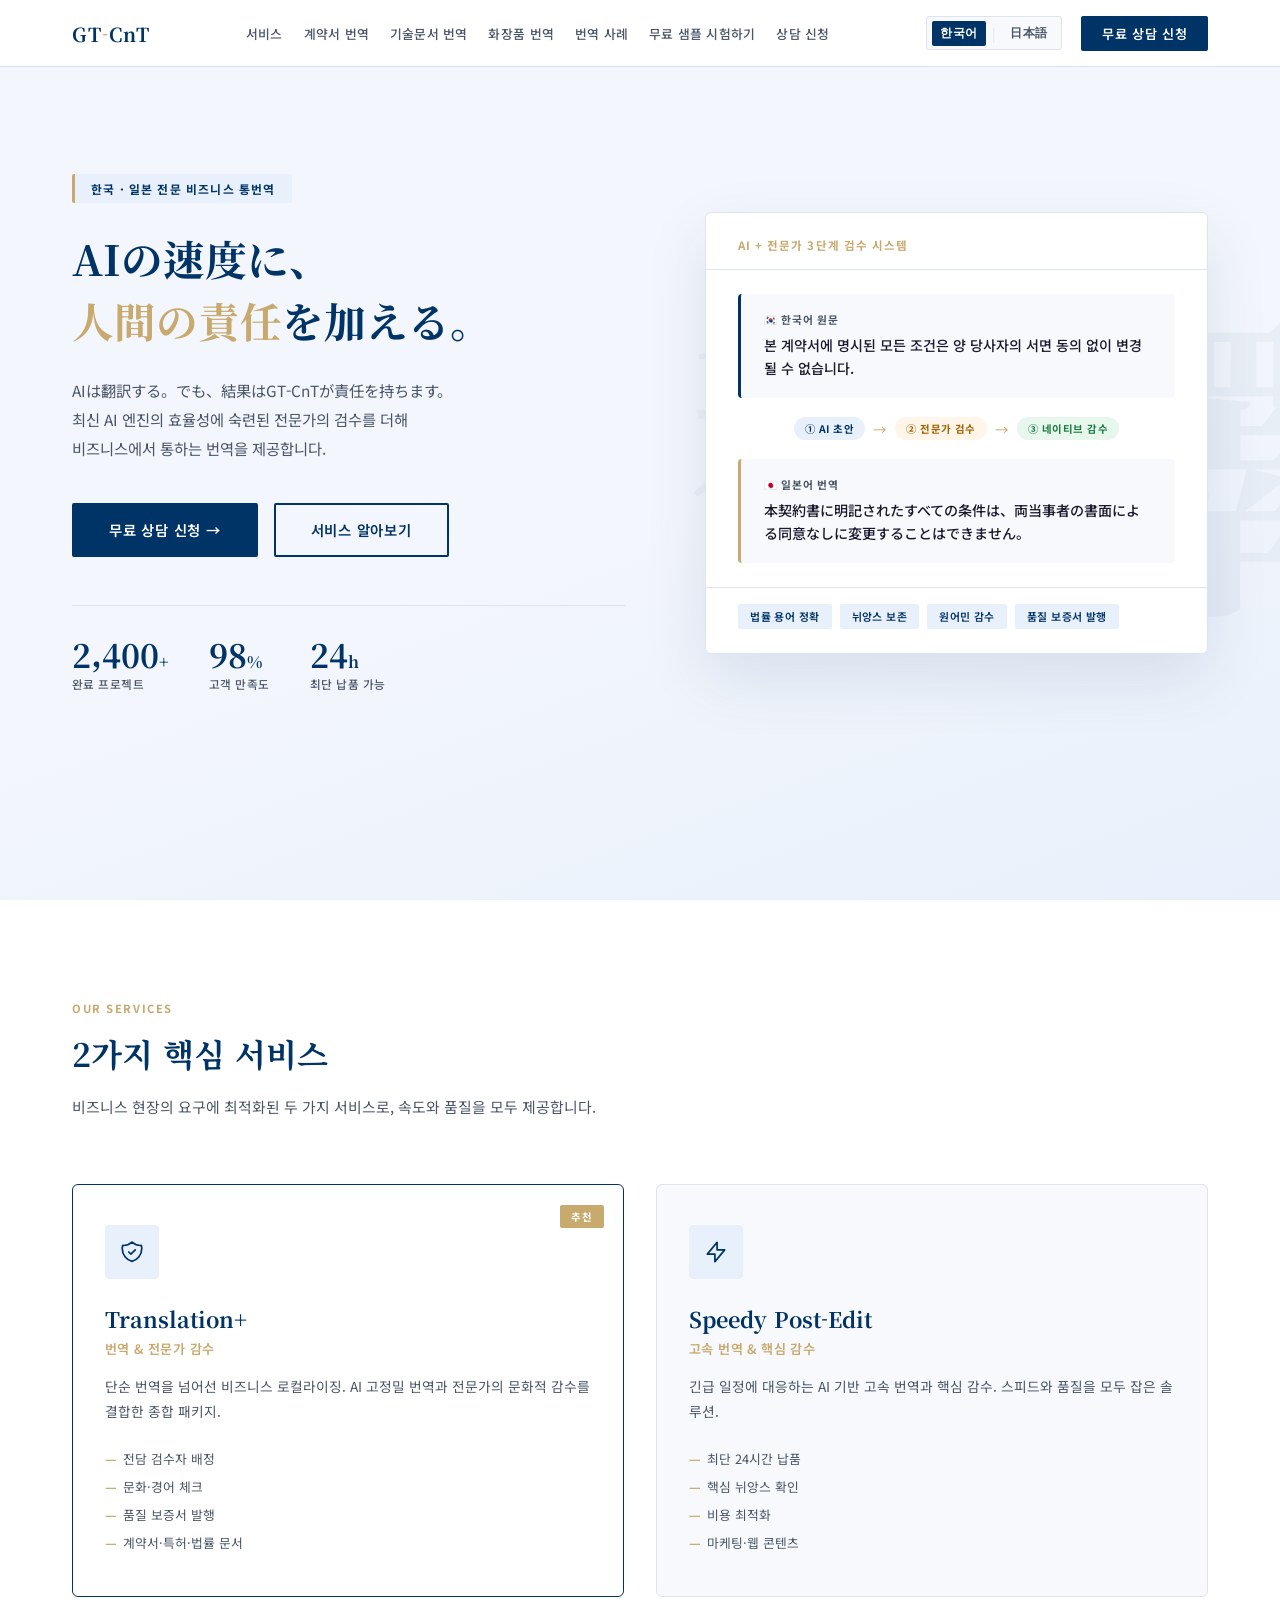
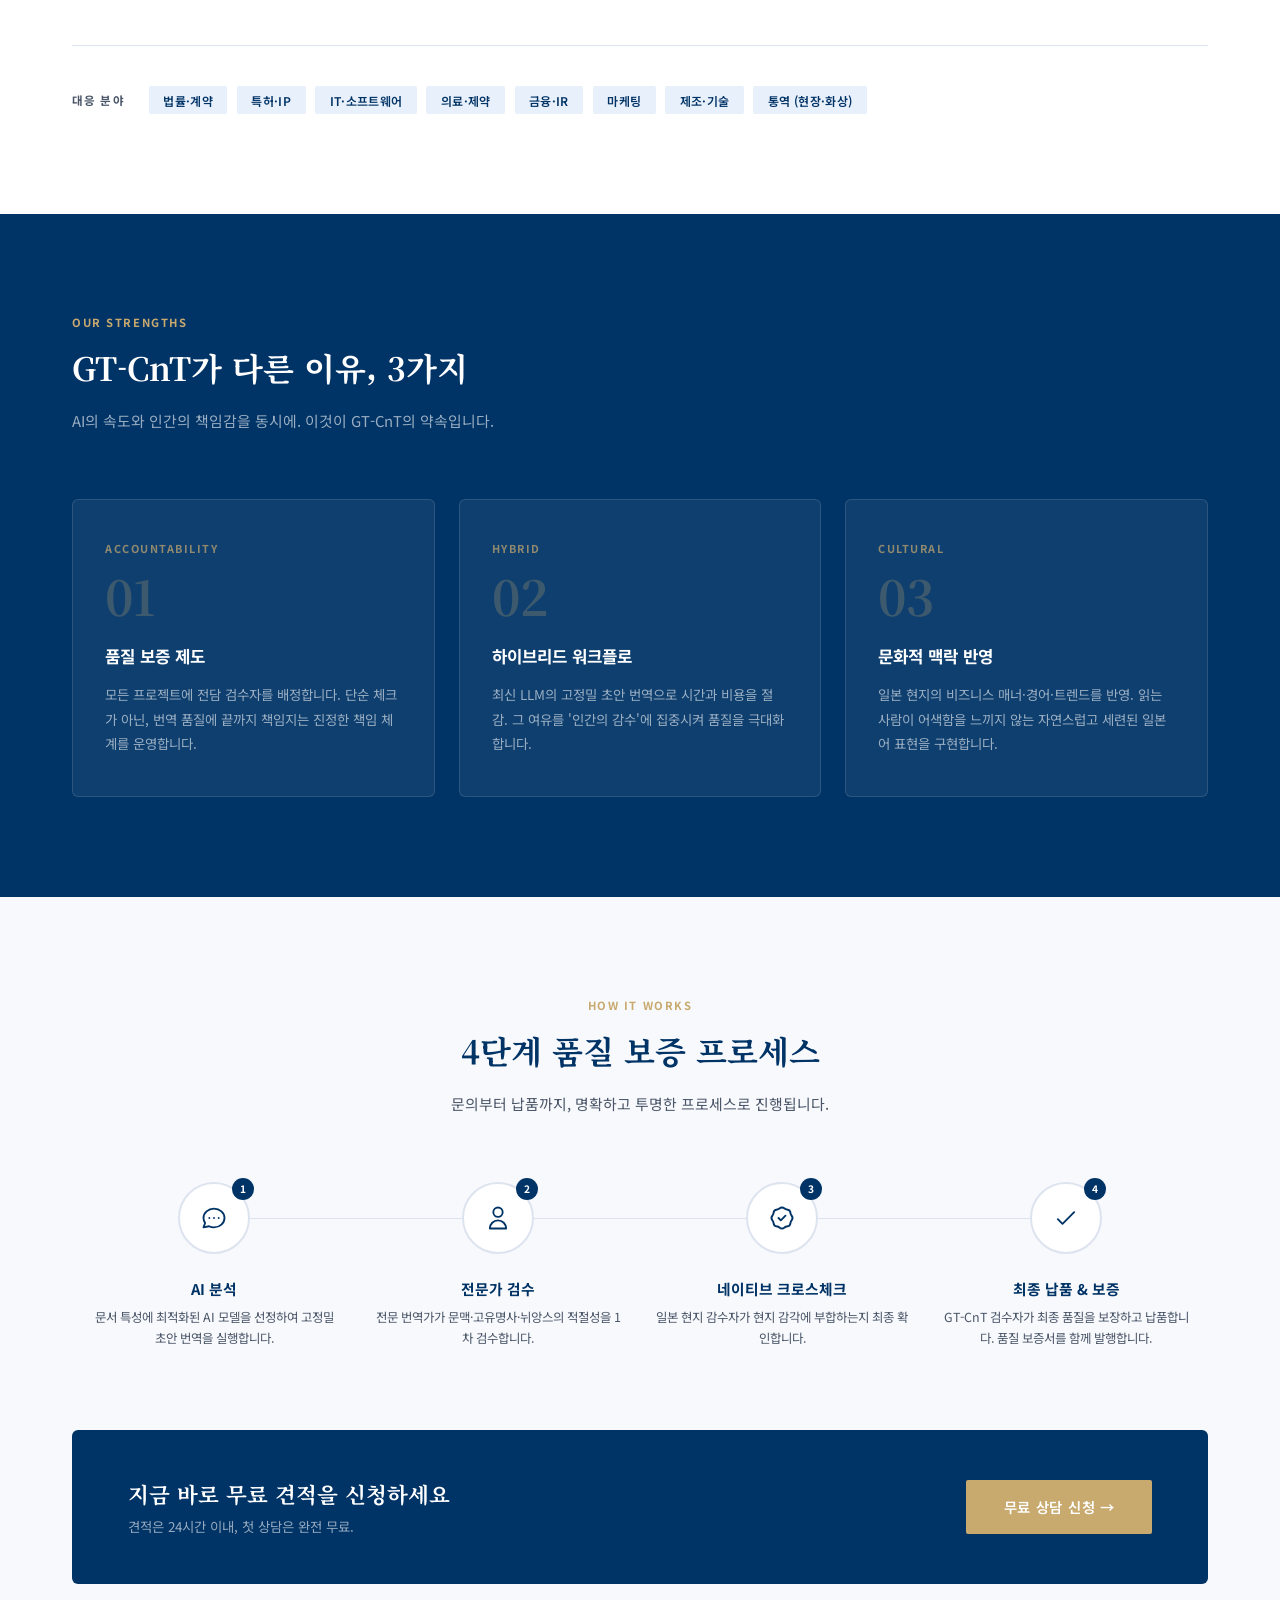
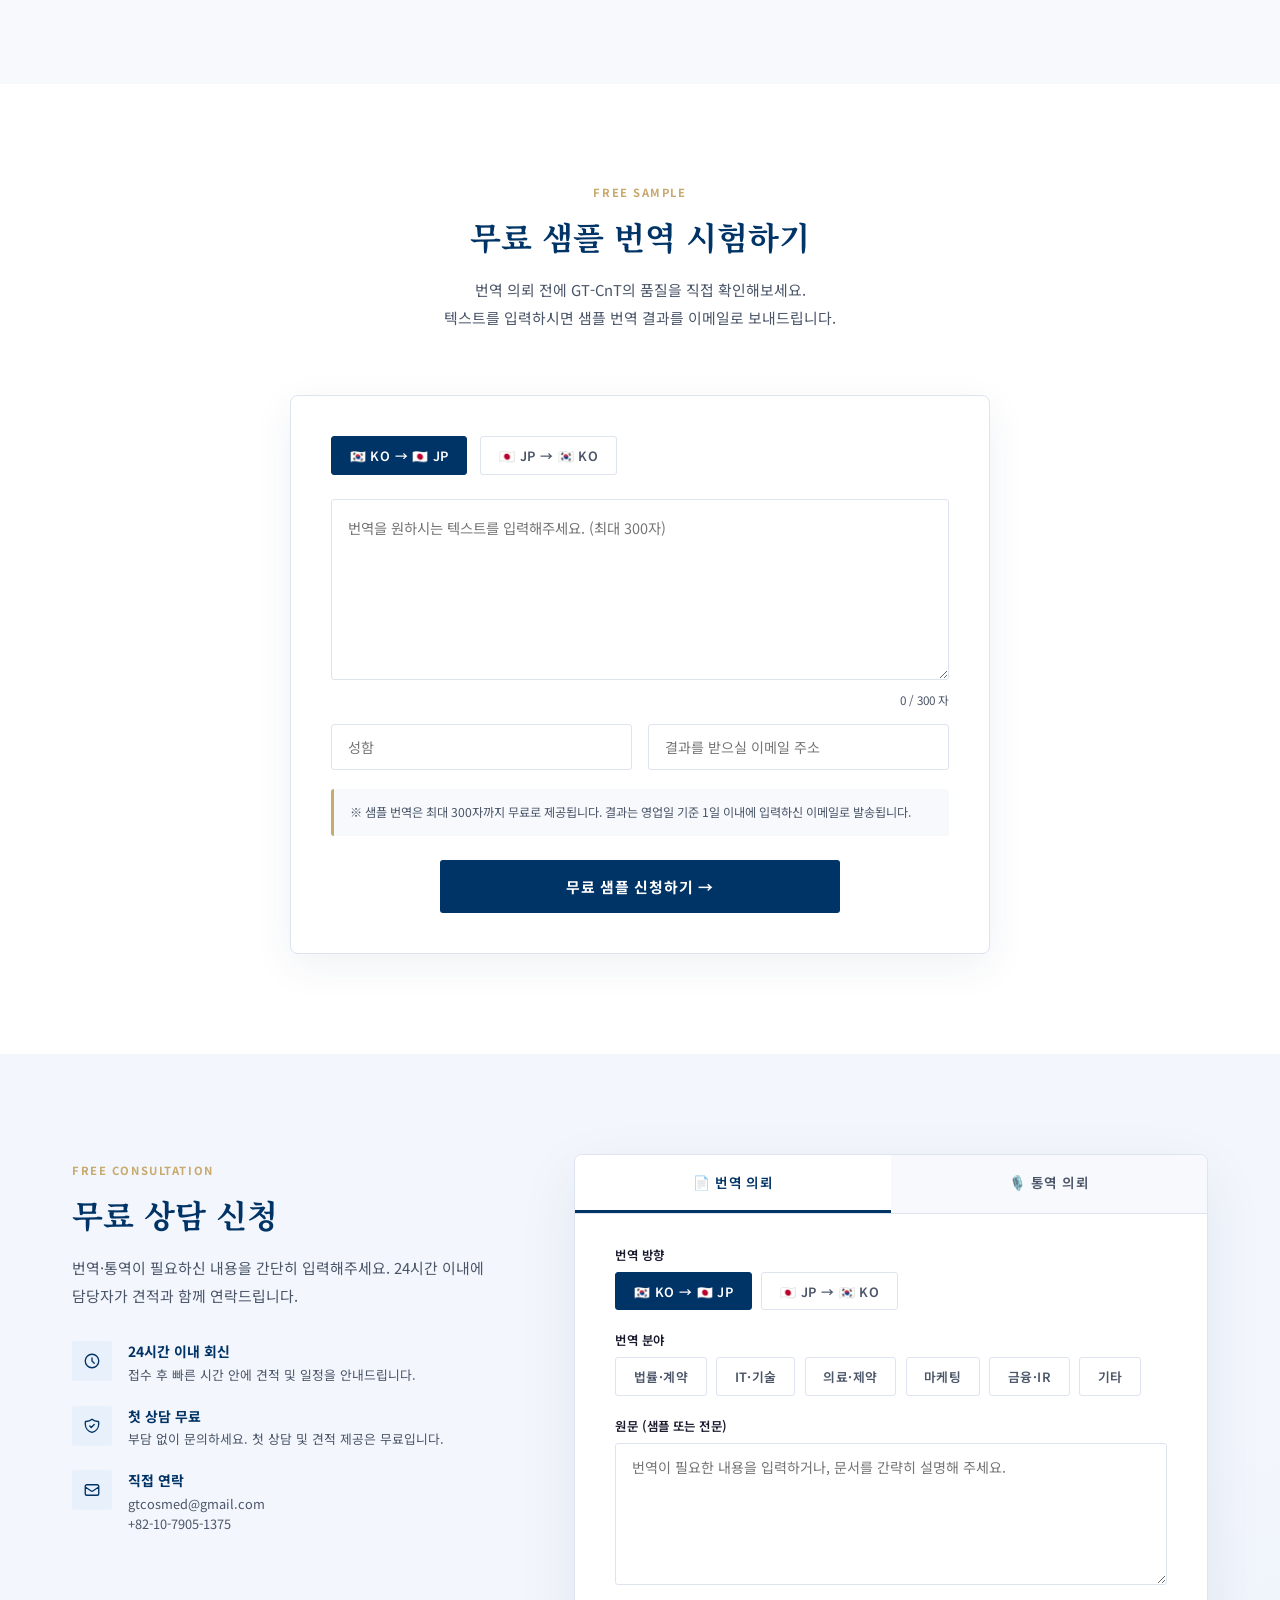
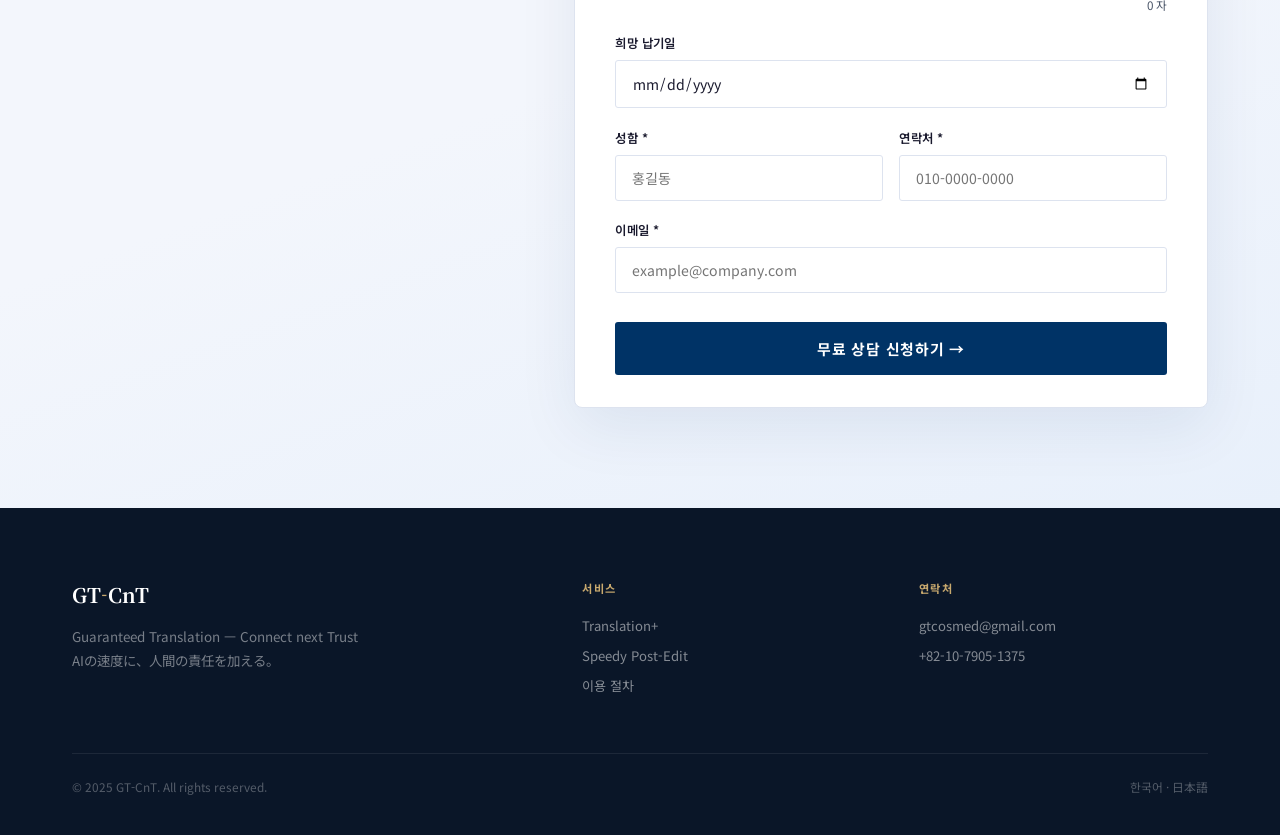
<file: index.html>
<!DOCTYPE html>
<html lang="ko">
<head>
  <meta charset="UTF-8" />
  <meta name="viewport" content="width=device-width, initial-scale=1.0"/>
  <meta name="description" content="GT-CnT — AIの速度に、人間の責任を加える。日韓ビジネス翻訳・通訳サービス。"/>
  <meta property="og:title" content="GT-CnT | 한일 비즈니스 번역·통역 서비스"/>
  <meta property="og:description" content="AIの速度に、人間の責任を加える。보장된 번역, 신뢰할 수 있는 파트너."/>
  <meta property="og:type" content="website"/>
  <title>GT-CnT | 한일 번역 서비스 / 日韓翻訳サービス</title>

  <link href="https://fonts.googleapis.com/css2?family=Noto+Sans+KR:wght@300;400;500;600;700;900&family=Noto+Serif+KR:wght@400;600;700&family=Noto+Sans+JP:wght@300;400;500;600;700;900&family=Noto+Serif+JP:wght@400;600;700&display=swap" rel="stylesheet"/>
  <link rel="stylesheet" href="css/style.css"/>
</head>
<body>

<!-- ════════════════ NAV ════════════════ -->
<nav id="main-nav">
  <div class="nav-inner">
    <div class="logo">GT<span>-</span>CnT</div>

    <div class="nav-links">
      <a href="index.html#services" data-ko="서비스" data-ja="サービス">서비스</a>
      <a href="legal-translation.html" data-ko="계약서 번역" data-ja="契約書翻訳">계약서 번역</a>
      <a href="technical-translation.html" data-ko="기술문서 번역" data-ja="技術文書翻訳">기술문서 번역</a>
      <a href="cosmetics-translation.html" data-ko="화장품 번역" data-ja="化粧品翻訳">화장품 번역</a>
      <a href="portfolio.html" data-ko="번역 사례" data-ja="翻訳事例">번역 사례</a>
      <a href="#free-sample" data-ko="무료 샘플 시험하기" data-ja="無料サンプル体験">무료 샘플 시험하기</a>
      <a href="index.html#consult" data-ko="상담 신청" data-ja="お問い合わせ">상담 신청</a>
    </div>

    <div class="nav-right">
      <!-- Language Toggle -->
      <div class="lang-toggle">
        <button class="lang-btn active" data-lang="ko">한국어</button>
        <span class="lang-divider">|</span>
        <button class="lang-btn" data-lang="ja">日本語</button>
      </div>
      <a href="#consult" class="nav-cta" data-ko="무료 상담 신청" data-ja="無料お見積り">무료 상담 신청</a>
    </div>
  </div>
</nav>

<!-- ════════════════ HERO ════════════════ -->
<section class="hero" id="home">
  <div class="hero-bg-char" aria-hidden="true">翻譯</div>
  <div class="hero-inner">
    <div class="hero-text">
      <div class="hero-tag"
        data-ko="한국 · 일본 전문 비즈니스 통번역"
        data-ja="日韓ビジネス翻訳・通訳のプロフェッショナル">
        한국 · 일본 전문 비즈니스 통번역
      </div>

      <h1 class="hero-title">
        <span data-ko="AIの速度に、<br/><em>人間の責任</em>を加える。" data-ja="AIの速度に、<br/><em>人間の責任</em>を加える。"
          data-ko-html="AIの速度に、<br/><em>人間の責任</em>を加える。"
          data-ja-html="AIの速度に、<br/><em>人間の責任</em>を加える。">
          AIの速度に、<br/><em>人間の責任</em>を加える。
        </span>
      </h1>

      <p class="hero-sub"
        data-ko="AIは翻訳する。でも、結果はGT-CnTが責任を持ちます。<br/>최신 AI 엔진의 효율성에 숙련된 전문가의 검수를 더해<br/>비즈니스에서 통하는 번역을 제공합니다."
        data-ja="AIは翻訳する。でも、結果はGT-CnTが責任を持ちます。<br/>最新AIエンジンの効率性に、熟練した専門家の監修を加え、<br/>ビジネスで通じる翻訳をお届けします。">
        AIは翻訳する。でも、結果はGT-CnTが責任を持ちます。<br/>최신 AI 엔진의 효율성에 숙련된 전문가의 검수를 더해<br/>비즈니스에서 통하는 번역을 제공합니다.
      </p>

      <div class="hero-btns">
        <a href="#consult" class="btn-primary"
          data-ko="무료 상담 신청 →"
          data-ja="無料お見積りはこちら →">무료 상담 신청 →</a>
        <a href="#services" class="btn-ghost"
          data-ko="서비스 알아보기"
          data-ja="サービスを見る">서비스 알아보기</a>
      </div>

      <div class="hero-stats">
        <div class="stat-item">
          <div class="stat-num">2,400<span>+</span></div>
          <div class="stat-label" data-ko="완료 프로젝트" data-ja="完了プロジェクト">완료 프로젝트</div>
        </div>
        <div class="stat-item">
          <div class="stat-num">98<span>%</span></div>
          <div class="stat-label" data-ko="고객 만족도" data-ja="顧客満足度">고객 만족도</div>
        </div>
        <div class="stat-item">
          <div class="stat-num">24<span>h</span></div>
          <div class="stat-label" data-ko="최단 납품 가능" data-ja="最短納品">최단 납품 가능</div>
        </div>
      </div>
    </div>

    <!-- Hero Demo Card -->
    <div class="hero-card">
      <div class="hero-card-top">
        <div class="card-label"
          data-ko="AI + 전문가 3단계 검수 시스템"
          data-ja="AI ＋ 専門家 3段階品質保証">
          AI + 전문가 3단계 검수 시스템
        </div>
      </div>
      <div class="translate-demo">
        <div class="lang-block src">
          <div class="lang-tag">🇰🇷 한국어 원문</div>
          <div class="lang-text">본 계약서에 명시된 모든 조건은 양 당사자의 서면 동의 없이 변경될 수 없습니다.</div>
        </div>
        <div class="process-badges">
          <span class="proc-badge ai">① AI 초안</span>
          <span class="proc-arrow">→</span>
          <span class="proc-badge human">② 전문가 검수</span>
          <span class="proc-arrow">→</span>
          <span class="proc-badge native">③ 네이티브 감수</span>
        </div>
        <div class="lang-block dst">
          <div class="lang-tag">🇯🇵 일본어 번역</div>
          <div class="lang-text">本契約書に明記されたすべての条件は、両当事者の書面による同意なしに変更することはできません。</div>
        </div>
      </div>
      <div class="quality-badges">
        <span class="badge" data-ko="법률 용어 정확" data-ja="法律用語の正確性">법률 용어 정확</span>
        <span class="badge" data-ko="뉘앙스 보존" data-ja="ニュアンス保持">뉘앙스 보존</span>
        <span class="badge" data-ko="원어민 감수" data-ja="ネイティブ監修">원어민 감수</span>
        <span class="badge" data-ko="품질 보증서 발행" data-ja="品質保証書発行">품질 보증서 발행</span>
      </div>
    </div>
  </div>
</section>

<!-- ════════════════ SERVICES ════════════════ -->
<section id="services" class="section-white">
  <div class="section-inner">
    <div class="section-header">
      <div class="section-tag">Our Services</div>
      <h2 class="section-title"
        data-ko="2가지 핵심 서비스"
        data-ja="2つのコアサービス">2가지 핵심 서비스</h2>
      <p class="section-desc"
        data-ko="비즈니스 현장의 요구에 최적화된 두 가지 서비스로, 속도와 품질을 모두 제공합니다."
        data-ja="ビジネスの現場ニーズに最適化した2つのサービスで、スピードと品質を両立します。">
        비즈니스 현장의 요구에 최적화된 두 가지 서비스로, 속도와 품질을 모두 제공합니다.
      </p>
    </div>

    <div class="services-grid">

      <!-- Translation+ -->
      <div class="service-card service-card--premium">
        <div class="service-badge" data-ko="추천" data-ja="おすすめ">추천</div>
        <div class="service-icon">
          <svg xmlns="http://www.w3.org/2000/svg" fill="none" viewBox="0 0 24 24" stroke="currentColor" stroke-width="1.6">
            <path stroke-linecap="round" stroke-linejoin="round" d="M9 12l2 2 4-4m5.618-4.016A11.955 11.955 0 0112 2.944a11.955 11.955 0 01-8.618 3.04A12.02 12.02 0 003 9c0 5.591 3.824 10.29 9 11.622 5.176-1.332 9-6.03 9-11.622 0-1.042-.133-2.052-.382-3.016z"/>
          </svg>
        </div>
        <div class="service-name">Translation+</div>
        <div class="service-subtitle"
          data-ko="번역 &amp; 전문가 감수"
          data-ja="翻訳 &amp; 専門家監修">번역 &amp; 전문가 감수</div>
        <div class="service-desc"
          data-ko="단순 번역을 넘어선 비즈니스 로컬라이징. AI 고정밀 번역과 전문가의 문화적 감수를 결합한 종합 패키지."
          data-ja="単なる翻訳を超えたビジネスローカライジング。AI高精度翻訳と専門家の文化的監修を組み合わせた総合パッケージ。">
          단순 번역을 넘어선 비즈니스 로컬라이징. AI 고정밀 번역과 전문가의 문화적 감수를 결합한 종합 패키지.
        </div>
        <ul class="service-list">
          <li data-ko="전담 검수자 배정" data-ja="専任検収者アサイン">전담 검수자 배정</li>
          <li data-ko="문화·경어 체크" data-ja="文化・敬語チェック">문화·경어 체크</li>
          <li data-ko="품질 보증서 발행" data-ja="品質保証書発行">품질 보증서 발행</li>
          <li data-ko="계약서·특허·법률 문서" data-ja="契約書・特許・法律文書">계약서·특허·법률 문서</li>
        </ul>
      </div>

      <!-- Speedy Post-Edit -->
      <div class="service-card">
        <div class="service-icon">
          <svg xmlns="http://www.w3.org/2000/svg" fill="none" viewBox="0 0 24 24" stroke="currentColor" stroke-width="1.6">
            <path stroke-linecap="round" stroke-linejoin="round" d="M13 10V3L4 14h7v7l9-11h-7z"/>
          </svg>
        </div>
        <div class="service-name">Speedy Post-Edit</div>
        <div class="service-subtitle"
          data-ko="고속 번역 &amp; 핵심 감수"
          data-ja="高速翻訳 &amp; 核心監修">고속 번역 &amp; 핵심 감수</div>
        <div class="service-desc"
          data-ko="긴급 일정에 대응하는 AI 기반 고속 번역과 핵심 감수. 스피드와 품질을 모두 잡은 솔루션."
          data-ja="急ぎのスケジュールに対応するAI基盤の高速翻訳と核心監修サービス。スピードと品質を両立したソリューション。">
          긴급 일정에 대응하는 AI 기반 고속 번역과 핵심 감수. 스피드와 품질을 모두 잡은 솔루션.
        </div>
        <ul class="service-list">
          <li data-ko="최단 24시간 납품" data-ja="最短24時間納品">최단 24시간 납품</li>
          <li data-ko="핵심 뉘앙스 확인" data-ja="核心ニュアンス確認">핵심 뉘앙스 확인</li>
          <li data-ko="비용 최적화" data-ja="コスト最適化">비용 최적화</li>
          <li data-ko="마케팅·웹 콘텐츠" data-ja="マーケティング・Webコンテンツ">마케팅·웹 콘텐츠</li>
        </ul>
      </div>

    </div>

    <!-- Supported fields -->
    <div class="field-tags">
      <div class="field-tags-label"
        data-ko="대응 분야"
        data-ja="対応分野">대응 분야</div>
      <div class="field-tags-list">
        <span data-ko="법률·계약" data-ja="法律・契約">법률·계약</span>
        <span data-ko="특허·IP" data-ja="特許・IP">특허·IP</span>
        <span data-ko="IT·소프트웨어" data-ja="IT・ソフトウェア">IT·소프트웨어</span>
        <span data-ko="의료·제약" data-ja="医療・製薬">의료·제약</span>
        <span data-ko="금융·IR" data-ja="金融・IR">금융·IR</span>
        <span data-ko="마케팅" data-ja="マーケティング">마케팅</span>
        <span data-ko="제조·기술" data-ja="製造・技術">제조·기술</span>
        <span data-ko="통역 (현장·화상)" data-ja="通訳（現場・ビデオ）">통역 (현장·화상)</span>
      </div>
    </div>

  </div>
</section>

<!-- ════════════════ STRENGTHS ════════════════ -->
<section id="strengths" class="section-dark">
  <div class="section-inner">
    <div class="section-header">
      <div class="section-tag">Our Strengths</div>
      <h2 class="section-title"
        data-ko="GT-CnT가 다른 이유, 3가지"
        data-ja="GT-CnTが選ばれる3つの理由">GT-CnT가 다른 이유, 3가지</h2>
      <p class="section-desc"
        data-ko="AI의 속도와 인간의 책임감을 동시에. 이것이 GT-CnT의 약속입니다."
        data-ja="AIのスピードと人間の責任感を同時に。これがGT-CnTの約束です。">
        AI의 속도와 인간의 책임감을 동시에. 이것이 GT-CnT의 약속입니다.
      </p>
    </div>
    <div class="strengths-grid">

      <div class="strength-card">
        <div class="strength-keyword">Accountability</div>
        <div class="strength-num">01</div>
        <div class="strength-title"
          data-ko="품질 보증 제도"
          data-ja="品質保証制度">품질 보증 제도</div>
        <div class="strength-desc"
          data-ko="모든 프로젝트에 전담 검수자를 배정합니다. 단순 체크가 아닌, 번역 품질에 끝까지 책임지는 진정한 책임 체계를 운영합니다."
          data-ja="全プロジェクトに専任検収者を配置。単なるチェックではなく、翻訳品質に対して最後まで責任を持つ真の責任体制を運営します。">
          모든 프로젝트에 전담 검수자를 배정합니다. 단순 체크가 아닌, 번역 품질에 끝까지 책임지는 진정한 책임 체계를 운영합니다.
        </div>
      </div>

      <div class="strength-card">
        <div class="strength-keyword">Hybrid</div>
        <div class="strength-num">02</div>
        <div class="strength-title"
          data-ko="하이브리드 워크플로"
          data-ja="ハイブリッドワークフロー">하이브리드 워크플로</div>
        <div class="strength-desc"
          data-ko="최신 LLM의 고정밀 초안 번역으로 시간과 비용을 절감. 그 여유를 '인간의 감수'에 집중시켜 품질을 극대화합니다."
          data-ja="最新LLMによる高精度初稿翻訳でコストと時間を削減。その余力を「人間の監修」に集中させ、クオリティを最大化します。">
          최신 LLM의 고정밀 초안 번역으로 시간과 비용을 절감. 그 여유를 '인간의 감수'에 집중시켜 품질을 극대화합니다.
        </div>
      </div>

      <div class="strength-card">
        <div class="strength-keyword">Cultural</div>
        <div class="strength-num">03</div>
        <div class="strength-title"
          data-ko="문화적 맥락 반영"
          data-ja="文化的文脈の反映">문화적 맥락 반영</div>
        <div class="strength-desc"
          data-ko="일본 현지의 비즈니스 매너·경어·트렌드를 반영. 읽는 사람이 어색함을 느끼지 않는 자연스럽고 세련된 일본어 표현을 구현합니다."
          data-ja="日本現地のビジネスマナー・敬語・トレンドを反映。読み手に違和感のない、自然で洗練された日本語表現を実現します。">
          일본 현지의 비즈니스 매너·경어·트렌드를 반영. 읽는 사람이 어색함을 느끼지 않는 자연스럽고 세련된 일본어 표현을 구현합니다.
        </div>
      </div>

    </div>
  </div>
</section>

<!-- ════════════════ PROCESS ════════════════ -->
<section id="process" class="section-light">
  <div class="section-inner">
    <div class="section-header" style="text-align:center;max-width:100%;">
      <div class="section-tag" style="text-align:center;">How It Works</div>
      <h2 class="section-title" style="text-align:center;"
        data-ko="4단계 품질 보증 프로세스"
        data-ja="4ステップ品質保証プロセス">4단계 품질 보증 프로세스</h2>
      <p class="section-desc" style="margin:0 auto;text-align:center;"
        data-ko="문의부터 납품까지, 명확하고 투명한 프로세스로 진행됩니다."
        data-ja="お問い合わせから納品まで、明確で透明なプロセスで進行します。">
        문의부터 납품까지, 명확하고 투명한 프로세스로 진행됩니다.
      </p>
    </div>

    <div class="steps-row">
      <div class="step-item">
        <div class="step-circle">
          <span class="step-num">1</span>
          <svg xmlns="http://www.w3.org/2000/svg" fill="none" viewBox="0 0 24 24" stroke="currentColor" stroke-width="1.6">
            <path stroke-linecap="round" stroke-linejoin="round" d="M8 12h.01M12 12h.01M16 12h.01M21 12c0 4.418-4.03 8-9 8a9.863 9.863 0 01-4.255-.949L3 20l1.395-3.72C3.512 15.042 3 13.574 3 12c0-4.418 4.03-8 9-8s9 3.582 9 8z"/>
          </svg>
        </div>
        <div class="step-name" data-ko="AI 분석" data-ja="AI 解析">AI 분석</div>
        <div class="step-desc"
          data-ko="문서 특성에 최적화된 AI 모델을 선정하여 고정밀 초안 번역을 실행합니다."
          data-ja="文書の性質に最適化されたAIモデルを選定し、精密な初稿翻訳を実行します。">
          문서 특성에 최적화된 AI 모델을 선정하여 고정밀 초안 번역을 실행합니다.
        </div>
      </div>
      <div class="step-item">
        <div class="step-circle">
          <span class="step-num">2</span>
          <svg xmlns="http://www.w3.org/2000/svg" fill="none" viewBox="0 0 24 24" stroke="currentColor" stroke-width="1.6">
            <path stroke-linecap="round" stroke-linejoin="round" d="M16 7a4 4 0 11-8 0 4 4 0 018 0zM12 14a7 7 0 00-7 7h14a7 7 0 00-7-7z"/>
          </svg>
        </div>
        <div class="step-name" data-ko="전문가 검수" data-ja="専門家検収">전문가 검수</div>
        <div class="step-desc"
          data-ko="전문 번역가가 문맥·고유명사·뉘앙스의 적절성을 1차 검수합니다."
          data-ja="専門翻訳家が文脈・固有名詞・ニュアンスの適切性を一次検収します。">
          전문 번역가가 문맥·고유명사·뉘앙스의 적절성을 1차 검수합니다.
        </div>
      </div>
      <div class="step-item">
        <div class="step-circle">
          <span class="step-num">3</span>
          <svg xmlns="http://www.w3.org/2000/svg" fill="none" viewBox="0 0 24 24" stroke="currentColor" stroke-width="1.6">
            <path stroke-linecap="round" stroke-linejoin="round" d="M9 12l2 2 4-4M7.835 4.697a3.42 3.42 0 001.946-.806 3.42 3.42 0 014.438 0 3.42 3.42 0 001.946.806 3.42 3.42 0 013.138 3.138 3.42 3.42 0 00.806 1.946 3.42 3.42 0 010 4.438 3.42 3.42 0 00-.806 1.946 3.42 3.42 0 01-3.138 3.138 3.42 3.42 0 00-1.946.806 3.42 3.42 0 01-4.438 0 3.42 3.42 0 00-1.946-.806 3.42 3.42 0 01-3.138-3.138 3.42 3.42 0 00-.806-1.946 3.42 3.42 0 010-4.438 3.42 3.42 0 00.806-1.946 3.42 3.42 0 013.138-3.138z"/>
          </svg>
        </div>
        <div class="step-name" data-ko="네이티브 크로스체크" data-ja="ネイティブ最終確認">네이티브 크로스체크</div>
        <div class="step-desc"
          data-ko="일본 현지 감수자가 현지 감각에 부합하는지 최종 확인합니다."
          data-ja="ネイティブ監修者が日本現地の感覚に合っているかを最終確認します。">
          일본 현지 감수자가 현지 감각에 부합하는지 최종 확인합니다.
        </div>
      </div>
      <div class="step-item">
        <div class="step-circle">
          <span class="step-num">4</span>
          <svg xmlns="http://www.w3.org/2000/svg" fill="none" viewBox="0 0 24 24" stroke="currentColor" stroke-width="1.6">
            <path stroke-linecap="round" stroke-linejoin="round" d="M5 13l4 4L19 7"/>
          </svg>
        </div>
        <div class="step-name" data-ko="최종 납품 &amp; 보증" data-ja="最終納品 &amp; 保証">최종 납품 &amp; 보증</div>
        <div class="step-desc"
          data-ko="GT-CnT 검수자가 최종 품질을 보장하고 납품합니다. 품질 보증서를 함께 발행합니다."
          data-ja="GT-CnTの検収者が最終品質を保証し、納品します。品質保証書を発行します。">
          GT-CnT 검수자가 최종 품질을 보장하고 납품합니다. 품질 보증서를 함께 발행합니다.
        </div>
      </div>
    </div>

    <!-- CTA Banner -->
    <div class="cta-banner">
      <div>
        <div class="cta-banner-title"
          data-ko="지금 바로 무료 견적을 신청하세요"
          data-ja="今すぐ無料お見積りをご依頼ください">
          지금 바로 무료 견적을 신청하세요
        </div>
        <div class="cta-banner-sub"
          data-ko="견적은 24시간 이내, 첫 상담은 완전 무료."
          data-ja="見積もりは24時間以内、初回相談は完全無料。">
          견적은 24시간 이내, 첫 상담은 완전 무료.
        </div>
      </div>
      <a href="#consult" class="btn-accent"
        data-ko="무료 상담 신청 →"
        data-ja="無料お見積りはこちら →">무료 상담 신청 →</a>
    </div>

  </div>
</section>

<!-- ════════════════ FREE SAMPLE ════════════════ -->
<section id="free-sample" class="section-white">
  <div class="section-inner">
    <div class="section-header" style="text-align:center; max-width:100%;">
      <div class="section-tag" style="text-align:center;">Free Sample</div>
      <h2 class="section-title" style="text-align:center;"
        data-ko="무료 샘플 번역 시험하기"
        data-ja="無料サンプル翻訳を体験する">무료 샘플 번역 시험하기</h2>
      <p class="section-desc" style="margin:0 auto 1rem; text-align:center;"
        data-ko="번역 의뢰 전에 GT-CnT의 품질을 직접 확인해보세요.<br/>텍스트를 입력하시면 샘플 번역 결과를 이메일로 보내드립니다."
        data-ja="翻訳依頼の前に、GT-CnTの品質を直接ご確認ください。<br/>テキストを入力していただければ、サンプル翻訳結果をメールでお送りします。">
        번역 의뢰 전에 GT-CnT의 품질을 직접 확인해보세요.<br/>텍스트를 입력하시면 샘플 번역 결과를 이메일로 보내드립니다.
      </p>
    </div>

    <div class="sample-trial-wrap">

      <!-- Direction selector -->
      <div class="sample-trial-dir">
        <button class="dir-btn active" onclick="selectSampleDir(this)">🇰🇷 KO → 🇯🇵 JP</button>
        <button class="dir-btn" onclick="selectSampleDir(this)">🇯🇵 JP → 🇰🇷 KO</button>
      </div>

      <!-- Text input -->
      <div class="sample-trial-input-wrap">
        <textarea id="sample-text" class="sample-trial-textarea" rows="6"
          data-placeholder-ko="번역을 원하시는 텍스트를 입력해주세요. (최대 300자)"
          data-placeholder-ja="翻訳したいテキストを入力してください。（最大300文字）"
          placeholder="번역을 원하시는 텍스트를 입력해주세요. (최대 300자)"
          oninput="countSampleChars()" maxlength="300"></textarea>
        <div class="sample-trial-count">
          <span id="sample-char-count">0</span> / 300
          <span data-ko="자" data-ja="文字">자</span>
        </div>
      </div>

      <!-- Contact for result delivery -->
      <div class="sample-trial-contact">
        <input type="text" id="sample-name" class="form-input"
          data-placeholder-ko="성함" data-placeholder-ja="お名前"
          placeholder="성함"/>
        <input type="email" id="sample-email" class="form-input"
          data-placeholder-ko="결과를 받으실 이메일 주소"
          data-placeholder-ja="結果を受け取るメールアドレス"
          placeholder="결과를 받으실 이메일 주소"/>
      </div>

      <!-- Notice -->
      <div class="sample-trial-notice"
        data-ko="※ 샘플 번역은 최대 300자까지 무료로 제공됩니다. 결과는 영업일 기준 1일 이내에 입력하신 이메일로 발송됩니다."
        data-ja="※ サンプル翻訳は最大300文字まで無料でご提供します。結果は営業日1日以内に入力されたメールにお送りします。">
        ※ 샘플 번역은 최대 300자까지 무료로 제공됩니다. 결과는 영업일 기준 1일 이내에 입력하신 이메일로 발송됩니다.
      </div>

      <button class="btn-submit" style="max-width:400px;margin:0 auto;display:block;" onclick="submitSample()">
        <span data-ko="무료 샘플 신청하기 →" data-ja="無料サンプルを申し込む →">무료 샘플 신청하기 →</span>
      </button>

      <!-- Success -->
      <div id="sample-success" class="sample-trial-success" style="display:none;">
        <div class="success-icon">✓</div>
        <div class="success-title"
          data-ko="샘플 신청이 완료되었습니다!"
          data-ja="サンプル申し込みが完了しました！">샘플 신청이 완료되었습니다!</div>
        <div class="success-desc"
          data-ko="영업일 기준 1일 이내에 번역 샘플을 이메일로 보내드립니다."
          data-ja="営業日1日以内に翻訳サンプルをメールでお送りします。">
          영업일 기준 1일 이내에 번역 샘플을 이메일로 보내드립니다.
        </div>
      </div>

    </div>
  </div>
</section>

<!-- ════════════════ CONSULTATION FORM ════════════════ -->
<section id="consult" class="section-form">
  <div class="section-inner">
    <div class="consult-grid">

      <!-- Left info -->
      <div class="consult-info">
        <div class="section-tag">Free Consultation</div>
        <h2 class="section-title"
          data-ko="무료 상담 신청"
          data-ja="無料お見積り・ご相談">무료 상담 신청</h2>
        <p class="section-desc"
          data-ko="번역·통역이 필요하신 내용을 간단히 입력해주세요. 24시간 이내에 담당자가 견적과 함께 연락드립니다."
          data-ja="翻訳・通訳のご依頼内容を簡単にご入力ください。24時間以内に担当者よりご連絡いたします。">
          번역·통역이 필요하신 내용을 간단히 입력해주세요. 24시간 이내에 담당자가 견적과 함께 연락드립니다.
        </p>

        <div class="info-points">
          <div class="info-point">
            <div class="info-icon">
              <svg xmlns="http://www.w3.org/2000/svg" fill="none" viewBox="0 0 24 24" stroke="currentColor" stroke-width="1.8">
                <path stroke-linecap="round" stroke-linejoin="round" d="M12 8v4l3 3m6-3a9 9 0 11-18 0 9 9 0 0118 0z"/>
              </svg>
            </div>
            <div>
              <div class="info-point-title" data-ko="24시간 이내 회신" data-ja="24時間以内にご返信">24시간 이내 회신</div>
              <div class="info-point-desc" data-ko="접수 후 빠른 시간 안에 견적 및 일정을 안내드립니다." data-ja="接受後、速やかに見積もりと日程をご案内します。">접수 후 빠른 시간 안에 견적 및 일정을 안내드립니다.</div>
            </div>
          </div>
          <div class="info-point">
            <div class="info-icon">
              <svg xmlns="http://www.w3.org/2000/svg" fill="none" viewBox="0 0 24 24" stroke="currentColor" stroke-width="1.8">
                <path stroke-linecap="round" stroke-linejoin="round" d="M9 12l2 2 4-4m5.618-4.016A11.955 11.955 0 0112 2.944a11.955 11.955 0 01-8.618 3.04A12.02 12.02 0 003 9c0 5.591 3.824 10.29 9 11.622 5.176-1.332 9-6.03 9-11.622 0-1.042-.133-2.052-.382-3.016z"/>
              </svg>
            </div>
            <div>
              <div class="info-point-title" data-ko="첫 상담 무료" data-ja="初回相談無料">첫 상담 무료</div>
              <div class="info-point-desc" data-ko="부담 없이 문의하세요. 첫 상담 및 견적 제공은 무료입니다." data-ja="お気軽にお問い合わせください。初回相談・お見積りは無料です。">부담 없이 문의하세요. 첫 상담 및 견적 제공은 무료입니다.</div>
            </div>
          </div>
          <div class="info-point">
            <div class="info-icon">
              <svg xmlns="http://www.w3.org/2000/svg" fill="none" viewBox="0 0 24 24" stroke="currentColor" stroke-width="1.8">
                <path stroke-linecap="round" stroke-linejoin="round" d="M3 8l7.89 5.26a2 2 0 002.22 0L21 8M5 19h14a2 2 0 002-2V7a2 2 0 00-2-2H5a2 2 0 00-2 2v10a2 2 0 002 2z"/>
              </svg>
            </div>
            <div>
              <div class="info-point-title" data-ko="직접 연락" data-ja="直接お問い合わせ">직접 연락</div>
              <div class="info-point-desc">gtcosmed@gmail.com</div>
              <div class="info-point-desc">+82-10-7905-1375</div>
            </div>
          </div>
        </div>
      </div>

      <!-- Right form -->
      <div class="consult-form-wrap">
        <!-- Tab buttons -->
        <div class="form-tabs">
          <button class="form-tab active" id="tab-text" onclick="switchTab('text')">
            <span data-ko="📄 번역 의뢰" data-ja="📄 翻訳依頼">📄 번역 의뢰</span>
          </button>
          <button class="form-tab" id="tab-interpret" onclick="switchTab('interpret')">
            <span data-ko="🎙️ 통역 의뢰" data-ja="🎙️ 通訳依頼">🎙️ 통역 의뢰</span>
          </button>
        </div>

        <!-- Translation Panel -->
        <div id="panel-text" class="form-panel">
          <!-- Direction selector -->
          <div class="form-group">
            <label class="form-label" data-ko="번역 방향" data-ja="翻訳方向">번역 방향</label>
            <div class="dir-group">
              <button class="dir-btn active" onclick="selectDir(this)">🇰🇷 KO → 🇯🇵 JP</button>
              <button class="dir-btn" onclick="selectDir(this)">🇯🇵 JP → 🇰🇷 KO</button>
            </div>
          </div>
          <!-- Field selector -->
          <div class="form-group">
            <label class="form-label" data-ko="번역 분야" data-ja="翻訳分野">번역 분야</label>
            <div class="field-group">
              <button class="field-btn" onclick="selectField(this)" data-ko="법률·계약" data-ja="法律・契約">법률·계약</button>
              <button class="field-btn" onclick="selectField(this)" data-ko="IT·기술" data-ja="IT・技術">IT·기술</button>
              <button class="field-btn" onclick="selectField(this)" data-ko="의료·제약" data-ja="医療・製薬">의료·제약</button>
              <button class="field-btn" onclick="selectField(this)" data-ko="마케팅" data-ja="マーケティング">마케팅</button>
              <button class="field-btn" onclick="selectField(this)" data-ko="금융·IR" data-ja="金融・IR">금융·IR</button>
              <button class="field-btn" onclick="selectField(this)" data-ko="기타" data-ja="その他">기타</button>
            </div>
          </div>
          <!-- Source text -->
          <div class="form-group">
            <label class="form-label" data-ko="원문 (샘플 또는 전문)" data-ja="原文（サンプルまたは全文）">원문 (샘플 또는 전문)</label>
            <textarea id="source-text" class="form-textarea" rows="5" oninput="countChars()"
              data-placeholder-ko="번역이 필요한 내용을 입력하거나, 문서를 간략히 설명해 주세요."
              data-placeholder-ja="翻訳が必要な内容を入力するか、文書を簡単にご説明ください。"
              placeholder="번역이 필요한 내용을 입력하거나, 문서를 간략히 설명해 주세요."></textarea>
            <div class="char-count"><span id="char-count">0</span> <span data-ko="자" data-ja="文字">자</span></div>
          </div>
          <!-- Deadline -->
          <div class="form-group">
            <label class="form-label" data-ko="희망 납기일" data-ja="ご希望納期">희망 납기일</label>
            <input type="date" id="deadline" class="form-input"/>
          </div>
          <!-- Contact -->
          <div class="form-row">
            <div class="form-group">
              <label class="form-label" data-ko="성함 *" data-ja="お名前 *">성함 *</label>
              <input type="text" id="name" class="form-input"
                data-placeholder-ko="홍길동" data-placeholder-ja="山田太郎" placeholder="홍길동"/>
            </div>
            <div class="form-group">
              <label class="form-label" data-ko="연락처 *" data-ja="お電話番号 *">연락처 *</label>
              <input type="tel" id="phone" class="form-input" placeholder="010-0000-0000"/>
            </div>
          </div>
          <div class="form-group">
            <label class="form-label" data-ko="이메일 *" data-ja="メールアドレス *">이메일 *</label>
            <input type="email" id="email" class="form-input" placeholder="example@company.com"/>
          </div>
          <button class="btn-submit" onclick="submitForm('text')">
            <span data-ko="무료 상담 신청하기 →" data-ja="無料お見積りを送信 →">무료 상담 신청하기 →</span>
          </button>
        </div>

        <!-- Interpretation Panel -->
        <div id="panel-interpret" class="form-panel" style="display:none;">
          <!-- Type selector -->
          <div class="form-group">
            <label class="form-label" data-ko="통역 유형" data-ja="通訳タイプ">통역 유형</label>
            <div class="type-group">
              <button class="type-btn" onclick="selectType(this)" data-ko="현장 통역" data-ja="現地通訳">현장 통역</button>
              <button class="type-btn" onclick="selectType(this)" data-ko="화상 통역" data-ja="ビデオ通訳">화상 통역</button>
              <button class="type-btn" onclick="selectType(this)" data-ko="전시·박람회" data-ja="展示会・博覧会">전시·박람회</button>
            </div>
          </div>
          <!-- Date -->
          <div class="form-group">
            <label class="form-label" data-ko="예정 일정" data-ja="ご予定日">예정 일정</label>
            <input type="date" id="int-date" class="form-input"/>
          </div>
          <!-- Content -->
          <div class="form-group">
            <label class="form-label" data-ko="통역 내용 및 장소" data-ja="通訳内容・場所">통역 내용 및 장소</label>
            <textarea id="int-content" class="form-textarea" rows="4"
              data-placeholder-ko="회의 주제, 장소, 예상 인원 등을 적어주세요."
              data-placeholder-ja="会議のテーマ、場所、参加人数などをご記入ください。"
              placeholder="회의 주제, 장소, 예상 인원 등을 적어주세요."></textarea>
          </div>
          <!-- Contact -->
          <div class="form-row">
            <div class="form-group">
              <label class="form-label" data-ko="성함 *" data-ja="お名前 *">성함 *</label>
              <input type="text" id="int-name" class="form-input"
                data-placeholder-ko="홍길동" data-placeholder-ja="山田太郎" placeholder="홍길동"/>
            </div>
            <div class="form-group">
              <label class="form-label" data-ko="연락처 *" data-ja="お電話番号 *">연락처 *</label>
              <input type="tel" id="int-phone" class="form-input" placeholder="010-0000-0000"/>
            </div>
          </div>
          <div class="form-group">
            <label class="form-label" data-ko="이메일 *" data-ja="メールアドレス *">이메일 *</label>
            <input type="email" id="int-email" class="form-input" placeholder="example@company.com"/>
          </div>
          <button class="btn-submit" onclick="submitForm('interpret')">
            <span data-ko="통역 상담 신청하기 →" data-ja="通訳依頼を送信 →">통역 상담 신청하기 →</span>
          </button>
        </div>

        <!-- Success state -->
        <div id="form-success" class="form-success" style="display:none;">
          <div class="success-icon">✓</div>
          <div class="success-title" data-ko="신청이 완료되었습니다!" data-ja="送信が完了しました！">신청이 완료되었습니다!</div>
          <div class="success-desc"
            data-ko="24시간 이내에 담당자가 연락드립니다. 감사합니다."
            data-ja="24時間以内に担当者よりご連絡いたします。ありがとうございました。">
            24시간 이내에 담당자가 연락드립니다. 감사합니다.
          </div>
          <button class="btn-ghost-sm" onclick="resetForm()">
            <span data-ko="← 처음으로" data-ja="← 最初に戻る">← 처음으로</span>
          </button>
        </div>
      </div>
    </div>
  </div>
</section>

<!-- ════════════════ FOOTER ════════════════ -->
<footer>
  <div class="footer-inner">
    <div class="footer-top">
      <div>
        <div class="footer-logo">GT<span>-</span>CnT</div>
        <div class="footer-tagline"
          data-ko="Guaranteed Translation — Connect next Trust<br/>AIの速度に、人間の責任を加える。"
          data-ja="Guaranteed Translation — Connect next Trust<br/>AIの速度に、人間の責任を加える。">
          Guaranteed Translation — Connect next Trust<br/>AIの速度に、人間の責任を加える。
        </div>
      </div>
      <div class="footer-col">
        <div class="footer-col-title" data-ko="서비스" data-ja="サービス">서비스</div>
        <a href="#services" data-ko="Translation+" data-ja="Translation+">Translation+</a>
        <a href="#services" data-ko="Speedy Post-Edit" data-ja="Speedy Post-Edit">Speedy Post-Edit</a>
        <a href="#process" data-ko="이용 절차" data-ja="ご利用の流れ">이용 절차</a>
      </div>
      <div class="footer-col">
        <div class="footer-col-title" data-ko="연락처" data-ja="お問い合わせ">연락처</div>
        <p>gtcosmed@gmail.com</p>
        <p>+82-10-7905-1375</p>
      </div>
    </div>
    <hr class="footer-divider"/>
    <div class="footer-bottom">
      <span>© 2025 GT-CnT. All rights reserved.</span>
      <span data-ko="한국어 · 日本語" data-ja="한국어 · 日本語">한국어 · 日本語</span>
    </div>
  </div>
</footer>

<script src="js/main.js"></script>
</body>
</html>
</file>
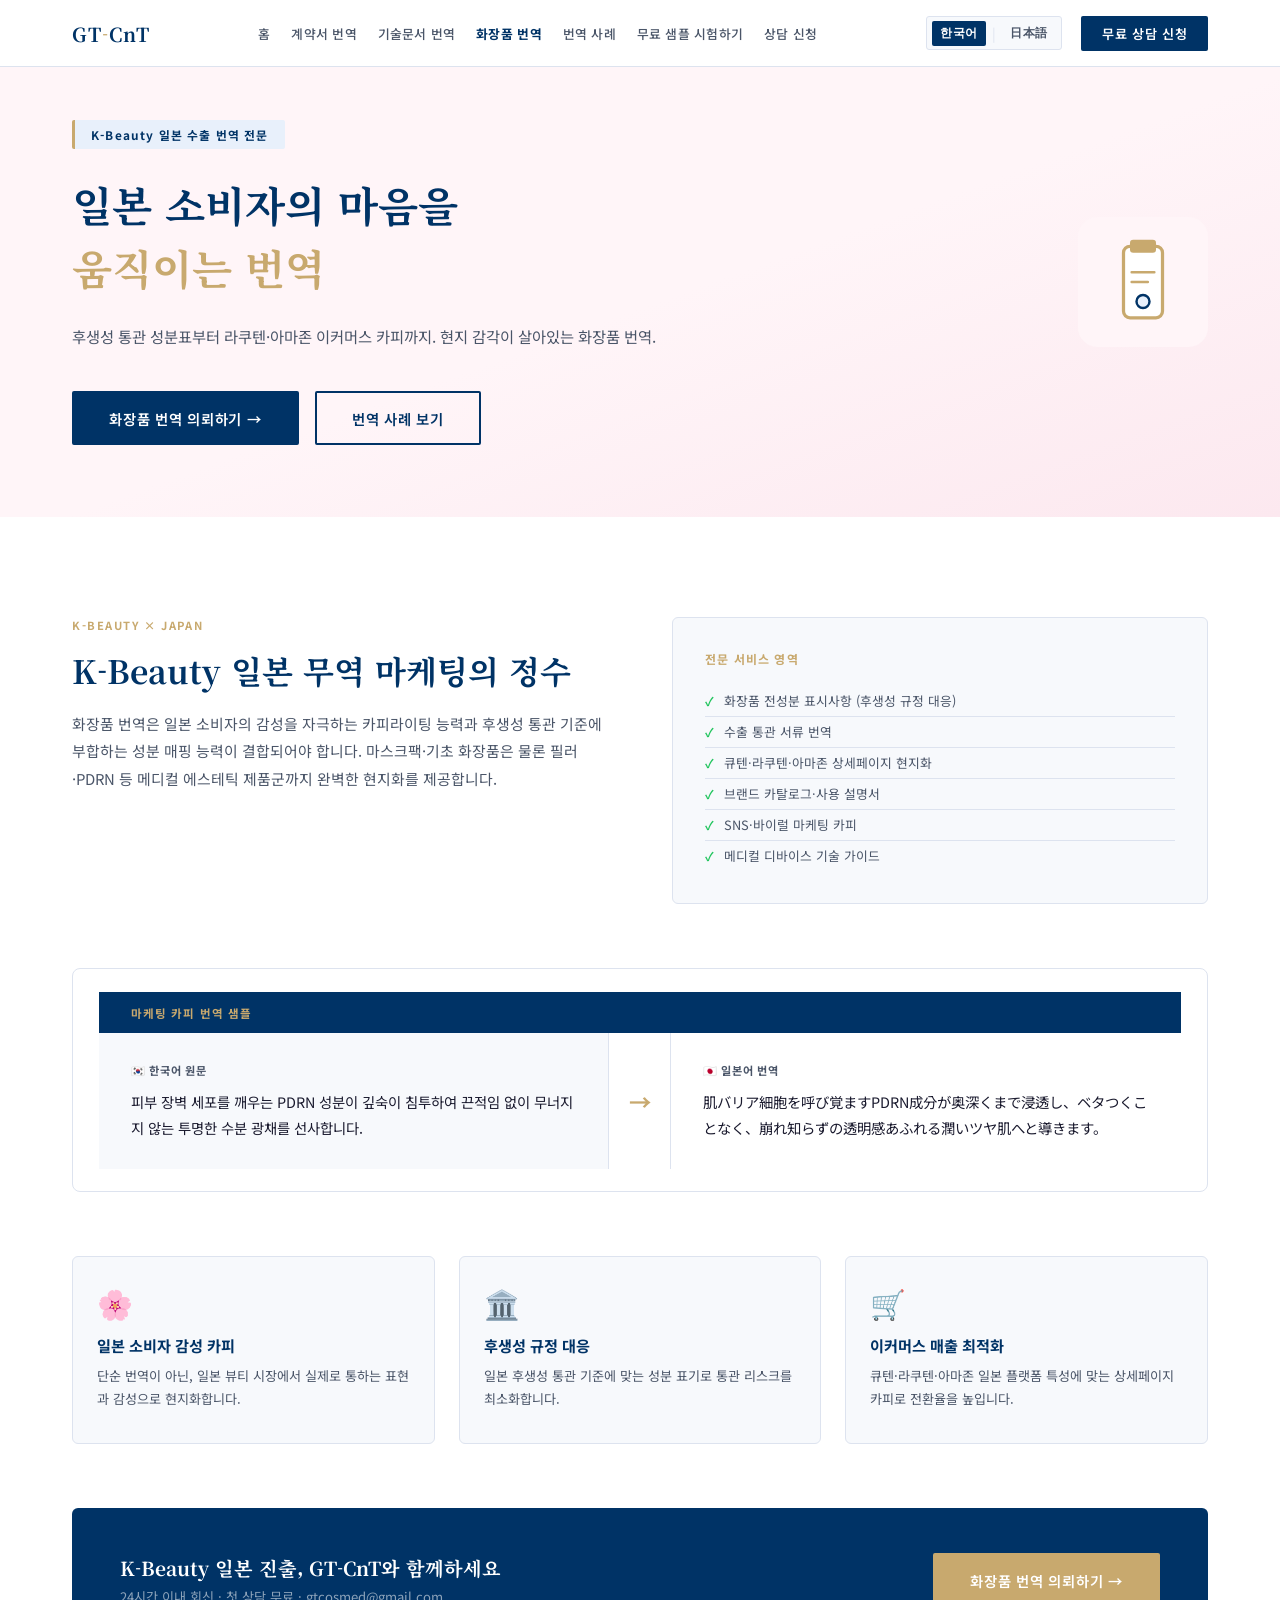
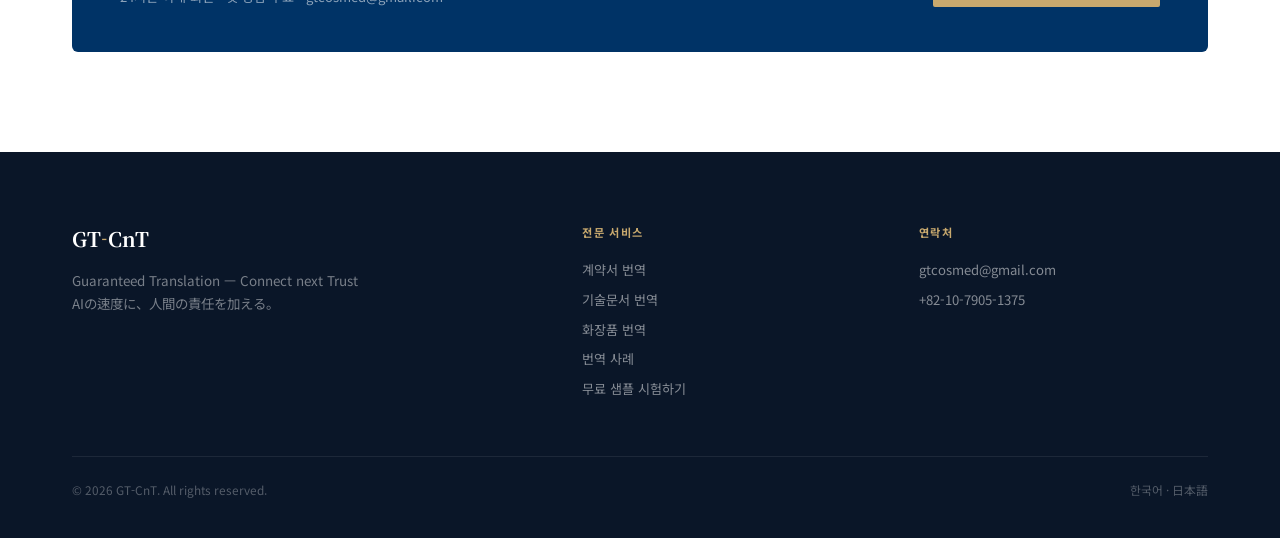
<file: cosmetics-translation.html>
<!DOCTYPE html>
<html lang="ko">
<head>
  <meta charset="UTF-8"/>
  <meta name="viewport" content="width=device-width, initial-scale=1.0"/>
  <meta name="description" content="GT-CnT 일본 화장품 번역. K-Beauty 수출 성분표·통관서류·마케팅 카피·이커머스 상세페이지 현지화 전문."/>
  <title>일본 화장품 번역 전문 | K-Beauty 수출 | GT-CnT</title>
  <link href="https://fonts.googleapis.com/css2?family=Noto+Sans+KR:wght@300;400;500;600;700;900&family=Noto+Serif+KR:wght@400;600;700&family=Noto+Sans+JP:wght@300;400;500;600;700;900&family=Noto+Serif+JP:wght@400;600;700&display=swap" rel="stylesheet"/>
  <link rel="stylesheet" href="css/style.css"/>
  <link rel="stylesheet" href="css/subpage.css"/>
</head>
<body>
<nav id="main-nav">
  <div class="nav-inner">
    <div class="logo" onclick="location.href='index.html'" style="cursor:pointer;">GT<span>-</span>CnT</div>
    <div class="nav-links">
      <a href="index.html" data-ko="홈" data-ja="ホーム">홈</a>
      <a href="legal-translation.html" data-ko="계약서 번역" data-ja="契約書翻訳">계약서 번역</a>
      <a href="technical-translation.html" data-ko="기술문서 번역" data-ja="技術文書翻訳">기술문서 번역</a>
      <a href="cosmetics-translation.html" class="active" data-ko="화장품 번역" data-ja="化粧品翻訳">화장품 번역</a>
      <a href="portfolio.html" data-ko="번역 사례" data-ja="翻訳事例">번역 사례</a>
      <a href="index.html#free-sample" data-ko="무료 샘플 시험하기" data-ja="無料サンプル体験">무료 샘플 시험하기</a>
      <a href="index.html#consult" data-ko="상담 신청" data-ja="お問い合わせ">상담 신청</a>
    </div>
    <div class="nav-right">
      <div class="lang-toggle">
        <button class="lang-btn active" data-lang="ko">한국어</button>
        <span class="lang-divider">|</span>
        <button class="lang-btn" data-lang="ja">日本語</button>
      </div>
      <a href="index.html#consult" class="nav-cta" data-ko="무료 상담 신청" data-ja="無料お見積り">무료 상담 신청</a>
    </div>
  </div>
</nav>
<section class="sub-hero sub-hero--cosme">
  <div class="sub-hero-inner">
    <div class="sub-hero-text">
      <div class="hero-tag" data-ko="K-Beauty 일본 수출 번역 전문" data-ja="K-Beauty 日本輸出翻訳専門">K-Beauty 일본 수출 번역 전문</div>
      <h1 class="hero-title" data-ko="일본 소비자의 마음을<br/><em>움직이는 번역</em>" data-ja="日本消費者の心を<br/><em>動かす翻訳</em>">일본 소비자의 마음을<br/><em>움직이는 번역</em></h1>
      <p class="hero-sub" data-ko="후생성 통관 성분표부터 라쿠텐·아마존 이커머스 카피까지. 현지 감각이 살아있는 화장품 번역." data-ja="厚生労働省の通関成分表から楽天・Amazon ECコピーまで。現地感覚が生きた化粧品翻訳。">후생성 통관 성분표부터 라쿠텐·아마존 이커머스 카피까지. 현지 감각이 살아있는 화장품 번역.</p>
      <div class="hero-btns">
        <a href="index.html#consult" class="btn-primary" data-ko="화장품 번역 의뢰하기 →" data-ja="化粧品翻訳を依頼する →">화장품 번역 의뢰하기 →</a>
        <a href="portfolio.html" class="btn-ghost" data-ko="번역 사례 보기" data-ja="翻訳事例を見る">번역 사례 보기</a>
      </div>
    </div>
    <div class="sub-hero-icon">
      <svg viewBox="0 0 80 80" fill="none" xmlns="http://www.w3.org/2000/svg">
        <rect width="80" height="80" rx="12" fill="#fff5f8"/>
        <rect x="28" y="18" width="24" height="44" rx="4" stroke="#c8a96e" stroke-width="2" fill="white"/>
        <rect x="32" y="14" width="16" height="8" rx="2" fill="#c8a96e"/>
        <path d="M33 34h14M33 40h10" stroke="#c8a96e" stroke-width="1.5" stroke-linecap="round"/>
        <circle cx="40" cy="52" r="4" fill="#e8f0fb" stroke="#003366" stroke-width="1.5"/>
      </svg>
    </div>
  </div>
</section>

<section class="section-white">
  <div class="section-inner">

    <div class="sub-2col">
      <div>
        <div class="section-tag">K-Beauty × Japan</div>
        <h2 class="section-title" data-ko="K-Beauty 일본 무역 마케팅의 정수" data-ja="K-Beauty 日本貿易マーケティングの真髄">K-Beauty 일본 무역 마케팅의 정수</h2>
        <p class="section-desc" data-ko="화장품 번역은 일본 소비자의 감성을 자극하는 카피라이팅 능력과 후생성 통관 기준에 부합하는 성분 매핑 능력이 결합되어야 합니다. 마스크팩·기초 화장품은 물론 필러·PDRN 등 메디컬 에스테틱 제품군까지 완벽한 현지화를 제공합니다." data-ja="化粧品翻訳は、日本消費者の感性を刺激するコピーライティング能力と、厚生労働省の通関基準に合致した成分マッピング能力が必要です。マスクパック・基礎化粧品はもちろん、フィラー・PDRNなどメディカルエステ製品群まで完璧な現地化を提供します。">화장품 번역은 일본 소비자의 감성을 자극하는 카피라이팅 능력과 후생성 통관 기준에 부합하는 성분 매핑 능력이 결합되어야 합니다. 마스크팩·기초 화장품은 물론 필러·PDRN 등 메디컬 에스테틱 제품군까지 완벽한 현지화를 제공합니다.</p>
      </div>
      <div class="checklist-card">
        <div class="checklist-title" data-ko="전문 서비스 영역" data-ja="専門サービス領域">전문 서비스 영역</div>
        <ul class="checklist">
          <li data-ko="화장품 전성분 표시사항 (후생성 규정 대응)" data-ja="化粧品全成分表示（厚労省規定対応）">화장품 전성분 표시사항 (후생성 규정 대응)</li>
          <li data-ko="수출 통관 서류 번역" data-ja="輸出通関書類翻訳">수출 통관 서류 번역</li>
          <li data-ko="큐텐·라쿠텐·아마존 상세페이지 현지화" data-ja="Qoo10・楽天・Amazon詳細ページ現地化">큐텐·라쿠텐·아마존 상세페이지 현지화</li>
          <li data-ko="브랜드 카탈로그·사용 설명서" data-ja="ブランドカタログ・使用説明書">브랜드 카탈로그·사용 설명서</li>
          <li data-ko="SNS·바이럴 마케팅 카피" data-ja="SNS・バイラルマーケティングコピー">SNS·바이럴 마케팅 카피</li>
          <li data-ko="메디컬 디바이스 기술 가이드" data-ja="医療機器技術ガイド">메디컬 디바이스 기술 가이드</li>
        </ul>
      </div>
    </div>

    <div class="sample-block">
      <div class="sample-block-label" data-ko="마케팅 카피 번역 샘플" data-ja="マーケティングコピー翻訳サンプル">마케팅 카피 번역 샘플</div>
      <div class="sample-compare">
        <div class="sample-box src">
          <div class="sample-lang">🇰🇷 한국어 원문</div>
          <div class="sample-text">피부 장벽 세포를 깨우는 PDRN 성분이 깊숙이 침투하여 끈적임 없이 무너지지 않는 투명한 수분 광채를 선사합니다.</div>
        </div>
        <div class="sample-arrow">→</div>
        <div class="sample-box dst">
          <div class="sample-lang">🇯🇵 일본어 번역</div>
          <div class="sample-text">肌バリア細胞を呼び覚ますPDRN成分が奥深くまで浸透し、ベタつくことなく、崩れ知らずの透明感あふれる潤いツヤ肌へと導きます。</div>
        </div>
      </div>
    </div>

    <div class="strength-row">
      <div class="strength-mini-card">
        <div class="strength-mini-icon">🌸</div>
        <div class="strength-mini-title" data-ko="일본 소비자 감성 카피" data-ja="日本消費者感性コピー">일본 소비자 감성 카피</div>
        <div class="strength-mini-desc" data-ko="단순 번역이 아닌, 일본 뷰티 시장에서 실제로 통하는 표현과 감성으로 현지화합니다." data-ja="単なる翻訳ではなく、日本のビューティー市場で実際に響く表現と感性で現地化します。">단순 번역이 아닌, 일본 뷰티 시장에서 실제로 통하는 표현과 감성으로 현지화합니다.</div>
      </div>
      <div class="strength-mini-card">
        <div class="strength-mini-icon">🏛️</div>
        <div class="strength-mini-title" data-ko="후생성 규정 대응" data-ja="厚労省規定対応">후생성 규정 대응</div>
        <div class="strength-mini-desc" data-ko="일본 후생성 통관 기준에 맞는 성분 표기로 통관 리스크를 최소화합니다." data-ja="日本の厚生労働省の通関基準に合った成分表記で通関リスクを最小化します。">일본 후생성 통관 기준에 맞는 성분 표기로 통관 리스크를 최소화합니다.</div>
      </div>
      <div class="strength-mini-card">
        <div class="strength-mini-icon">🛒</div>
        <div class="strength-mini-title" data-ko="이커머스 매출 최적화" data-ja="EC売上最適化">이커머스 매출 최적화</div>
        <div class="strength-mini-desc" data-ko="큐텐·라쿠텐·아마존 일본 플랫폼 특성에 맞는 상세페이지 카피로 전환율을 높입니다." data-ja="Qoo10・楽天・Amazon日本プラットフォームの特性に合わせた詳細ページコピーで転換率を高めます。">큐텐·라쿠텐·아마존 일본 플랫폼 특성에 맞는 상세페이지 카피로 전환율을 높입니다.</div>
      </div>
    </div>

    <div class="sub-cta">
      <div class="sub-cta-text">
        <div class="sub-cta-title" data-ko="K-Beauty 일본 진출, GT-CnT와 함께하세요" data-ja="K-Beauty日本進出、GT-CnTと一緒に">K-Beauty 일본 진출, GT-CnT와 함께하세요</div>
        <div class="sub-cta-sub" data-ko="24시간 이내 회신 · 첫 상담 무료 · gtcosmed@gmail.com" data-ja="24時間以内返信 · 初回無料 · gtcosmed@gmail.com">24시간 이내 회신 · 첫 상담 무료 · gtcosmed@gmail.com</div>
      </div>
      <a href="index.html#consult" class="btn-accent" data-ko="화장품 번역 의뢰하기 →" data-ja="化粧品翻訳を依頼する →">화장품 번역 의뢰하기 →</a>
    </div>

  </div>
</section>

<footer>
  <div class="footer-inner">
    <div class="footer-top">
      <div>
        <div class="footer-logo">GT<span>-</span>CnT</div>
        <div class="footer-tagline">Guaranteed Translation — Connect next Trust<br/>AIの速度に、人間の責任を加える。</div>
      </div>
      <div class="footer-col">
        <div class="footer-col-title" data-ko="전문 서비스" data-ja="専門サービス">전문 서비스</div>
        <a href="legal-translation.html" data-ko="계약서 번역" data-ja="契約書翻訳">계약서 번역</a>
        <a href="technical-translation.html" data-ko="기술문서 번역" data-ja="技術文書翻訳">기술문서 번역</a>
        <a href="cosmetics-translation.html" data-ko="화장품 번역" data-ja="化粧品翻訳">화장품 번역</a>
        <a href="portfolio.html" data-ko="번역 사례" data-ja="翻訳事例">번역 사례</a>
        <a href="index.html#free-sample" data-ko="무료 샘플 시험하기" data-ja="無料サンプル体験">무료 샘플 시험하기</a>
      </div>
      <div class="footer-col">
        <div class="footer-col-title" data-ko="연락처" data-ja="お問い合わせ">연락처</div>
        <p>gtcosmed@gmail.com</p>
        <p>+82-10-7905-1375</p>
      </div>
    </div>
    <hr class="footer-divider"/>
    <div class="footer-bottom">
      <span>© 2026 GT-CnT. All rights reserved.</span>
      <span>한국어 · 日本語</span>
    </div>
  </div>
</footer>
<script src="js/main.js"></script>
</body>
</html>
</file>
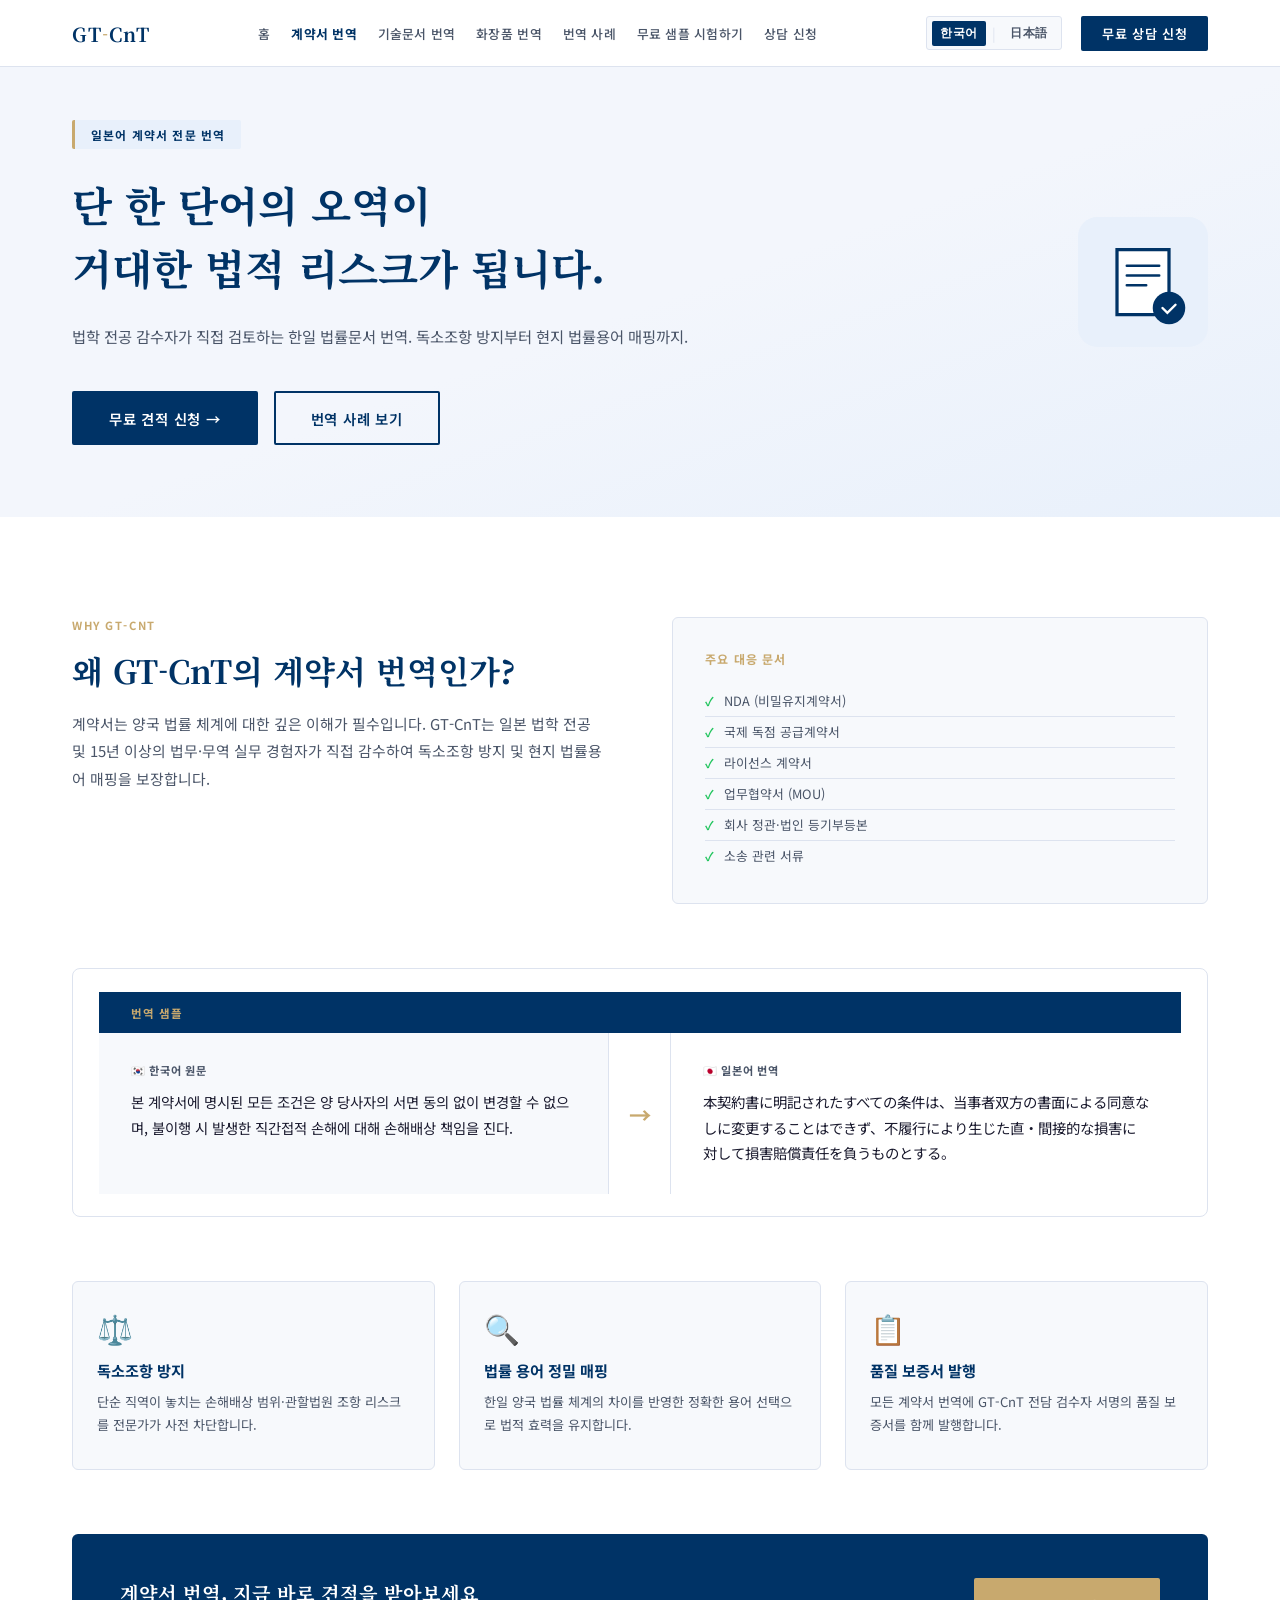
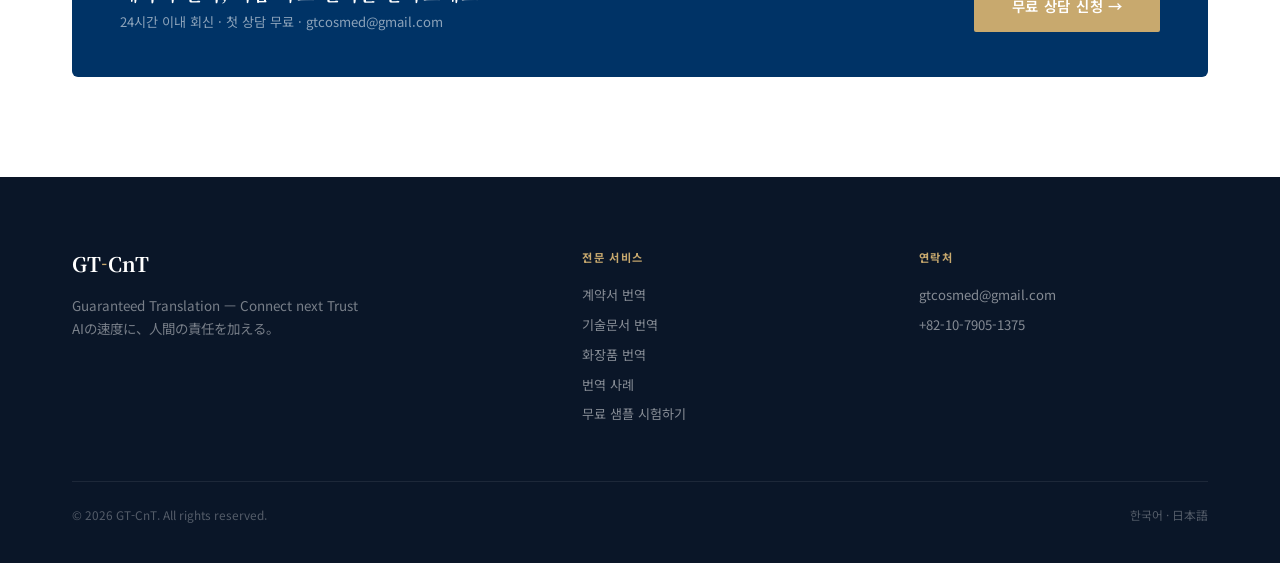
<file: legal-translation.html>
<!DOCTYPE html>
<html lang="ko">
<head>
  <meta charset="UTF-8"/>
  <meta name="viewport" content="width=device-width, initial-scale=1.0"/>
  <meta name="description" content="GT-CnT 일본어 계약서 번역. NDA·공급계약서·MOU·라이선스 계약서 등 법률문서를 법학 전공 감수자가 직접 검토합니다."/>
  <meta property="og:title" content="일본어 계약서 번역 전문 | GT-CnT"/>
  <meta property="og:description" content="GT-CnT 일본어 계약서 번역. NDA·공급계약서·MOU·라이선스 계약서 등 법률문서를 법학 전공 감수자가 직접 검토합니다."/>
  <meta property="og:type" content="website"/>
  <title>일본어 계약서 번역 전문 | GT-CnT</title>
  <link href="https://fonts.googleapis.com/css2?family=Noto+Sans+KR:wght@300;400;500;600;700;900&family=Noto+Serif+KR:wght@400;600;700&family=Noto+Sans+JP:wght@300;400;500;600;700;900&family=Noto+Serif+JP:wght@400;600;700&display=swap" rel="stylesheet"/>
  <link rel="stylesheet" href="css/style.css"/>
  <link rel="stylesheet" href="css/subpage.css"/>
</head>
<body>
<nav id="main-nav">
  <div class="nav-inner">
    <div class="logo" onclick="location.href='index.html'" style="cursor:pointer;">GT<span>-</span>CnT</div>
    <div class="nav-links">
      <a href="index.html" data-ko="홈" data-ja="ホーム">홈</a>
      <a href="legal-translation.html" class="active" data-ko="계약서 번역" data-ja="契約書翻訳">계약서 번역</a>
      <a href="technical-translation.html" data-ko="기술문서 번역" data-ja="技術文書翻訳">기술문서 번역</a>
      <a href="cosmetics-translation.html" data-ko="화장품 번역" data-ja="化粧品翻訳">화장품 번역</a>
      <a href="portfolio.html" data-ko="번역 사례" data-ja="翻訳事例">번역 사례</a>
      <a href="index.html#free-sample" data-ko="무료 샘플 시험하기" data-ja="無料サンプル体験">무료 샘플 시험하기</a>
      <a href="index.html#consult" data-ko="상담 신청" data-ja="お問い合わせ">상담 신청</a>
    </div>
    <div class="nav-right">
      <div class="lang-toggle">
        <button class="lang-btn active" data-lang="ko">한국어</button>
        <span class="lang-divider">|</span>
        <button class="lang-btn" data-lang="ja">日本語</button>
      </div>
      <a href="index.html#consult" class="nav-cta" data-ko="무료 상담 신청" data-ja="無料お見積り">무료 상담 신청</a>
    </div>
  </div>
</nav>
<section class="sub-hero">
  <div class="sub-hero-inner">
    <div class="sub-hero-text">
      <div class="hero-tag" data-ko="일본어 계약서 전문 번역" data-ja="日本語 契約書専門翻訳">일본어 계약서 전문 번역</div>
      <h1 class="hero-title" data-ko="단 한 단어의 오역이<br/>거대한 법적 리스크가 됩니다." data-ja="たった一語の誤訳が<br/>巨大な法的リスクになります。">단 한 단어의 오역이<br/>거대한 법적 리스크가 됩니다.</h1>
      <p class="hero-sub" data-ko="법학 전공 감수자가 직접 검토하는 한일 법률문서 번역. 독소조항 방지부터 현지 법률용어 매핑까지." data-ja="法学専攻の監修者が直接チェックする日韓法律文書翻訳。不利な条項防止から現地法律用語マッピングまで。">법학 전공 감수자가 직접 검토하는 한일 법률문서 번역. 독소조항 방지부터 현지 법률용어 매핑까지.</p>
      <div class="hero-btns">
        <a href="index.html#consult" class="btn-primary" data-ko="무료 견적 신청 →" data-ja="無料お見積りはこちら →">무료 견적 신청 →</a>
        <a href="portfolio.html" class="btn-ghost" data-ko="번역 사례 보기" data-ja="翻訳事例を見る">번역 사례 보기</a>
      </div>
    </div>
    <div class="sub-hero-icon"><svg viewBox="0 0 80 80" fill="none" xmlns="http://www.w3.org/2000/svg">
      <rect width="80" height="80" rx="12" fill="#e8f0fb"/>
      <path d="M24 20h32v40H24z" stroke="#003366" stroke-width="2" fill="white"/>
      <path d="M30 30h20M30 36h20M30 42h12" stroke="#003366" stroke-width="1.5" stroke-linecap="round"/>
      <circle cx="56" cy="56" r="10" fill="#003366"/>
      <path d="M52 56l3 3 5-5" stroke="white" stroke-width="1.5" stroke-linecap="round"/>
    </svg></div>
  </div>
</section>
<section class="section-white">
  <div class="section-inner">

    <div class="sub-2col">
      <div>
        <div class="section-tag">Why GT-CnT</div>
        <h2 class="section-title" data-ko="왜 GT-CnT의 계약서 번역인가?" data-ja="なぜGT-CnTの契約書翻訳なのか？">왜 GT-CnT의 계약서 번역인가?</h2>
        <p class="section-desc" data-ko="계약서는 양국 법률 체계에 대한 깊은 이해가 필수입니다. GT-CnT는 일본 법학 전공 및 15년 이상의 법무·무역 실무 경험자가 직접 감수하여 독소조항 방지 및 현지 법률용어 매핑을 보장합니다." data-ja="契約書は両国の法律体系への深い理解が不可欠です。GT-CnTは日本の法学専攻および15年以上の法務・貿易実務経験者が直接監修し、不利な条項の防止と現地法律用語マッピングを保証します。">계약서는 양국 법률 체계에 대한 깊은 이해가 필수입니다. GT-CnT는 일본 법학 전공 및 15년 이상의 법무·무역 실무 경험자가 직접 감수하여 독소조항 방지 및 현지 법률용어 매핑을 보장합니다.</p>
      </div>
      <div class="checklist-card">
        <div class="checklist-title" data-ko="주요 대응 문서" data-ja="主な対応文書">주요 대응 문서</div>
        <ul class="checklist">
          <li data-ko="NDA (비밀유지계약서)" data-ja="NDA (秘密保持契約書)">NDA (비밀유지계약서)</li>
          <li data-ko="국제 독점 공급계약서" data-ja="国際独占供給契約書">국제 독점 공급계약서</li>
          <li data-ko="라이선스 계약서" data-ja="ライセンス契約書">라이선스 계약서</li>
          <li data-ko="업무협약서 (MOU)" data-ja="業務提携契約書 (MOU)">업무협약서 (MOU)</li>
          <li data-ko="회사 정관·법인 등기부등본" data-ja="会社定款・法人登記簿謄本">회사 정관·법인 등기부등본</li>
          <li data-ko="소송 관련 서류" data-ja="訴訟関連書類">소송 관련 서류</li>
        </ul>
      </div>
    </div>

    <div class="sample-block">
      <div class="sample-block-label" data-ko="번역 샘플" data-ja="翻訳サンプル">번역 샘플</div>
      <div class="sample-compare">
        <div class="sample-box src">
          <div class="sample-lang">🇰🇷 한국어 원문</div>
          <div class="sample-text">본 계약서에 명시된 모든 조건은 양 당사자의 서면 동의 없이 변경할 수 없으며, 불이행 시 발생한 직간접적 손해에 대해 손해배상 책임을 진다.</div>
        </div>
        <div class="sample-arrow">→</div>
        <div class="sample-box dst">
          <div class="sample-lang">🇯🇵 일본어 번역</div>
          <div class="sample-text">本契約書に明記されたすべての条件は、当事者双方の書面による同意なしに変更することはできず、不履行により生じた直・間接的な損害に対して損害賠償責任を負うものとする。</div>
        </div>
      </div>
    </div>

    <div class="strength-row">
      <div class="strength-mini-card">
        <div class="strength-mini-icon">⚖️</div>
        <div class="strength-mini-title" data-ko="독소조항 방지" data-ja="不利な条項防止">독소조항 방지</div>
        <div class="strength-mini-desc" data-ko="단순 직역이 놓치는 손해배상 범위·관할법원 조항 리스크를 전문가가 사전 차단합니다." data-ja="単純直訳が見落とす損害賠償範囲・管轄裁判所条項のリスクを専門家が事前に防ぎます。">단순 직역이 놓치는 손해배상 범위·관할법원 조항 리스크를 전문가가 사전 차단합니다.</div>
      </div>
      <div class="strength-mini-card">
        <div class="strength-mini-icon">🔍</div>
        <div class="strength-mini-title" data-ko="법률 용어 정밀 매핑" data-ja="法律用語の精密マッピング">법률 용어 정밀 매핑</div>
        <div class="strength-mini-desc" data-ko="한일 양국 법률 체계의 차이를 반영한 정확한 용어 선택으로 법적 효력을 유지합니다." data-ja="日韓両国の法律体系の違いを反映した正確な用語選択で法的効力を維持します。">한일 양국 법률 체계의 차이를 반영한 정확한 용어 선택으로 법적 효력을 유지합니다.</div>
      </div>
      <div class="strength-mini-card">
        <div class="strength-mini-icon">📋</div>
        <div class="strength-mini-title" data-ko="품질 보증서 발행" data-ja="品質保証書発行">품질 보증서 발행</div>
        <div class="strength-mini-desc" data-ko="모든 계약서 번역에 GT-CnT 전담 검수자 서명의 품질 보증서를 함께 발행합니다." data-ja="すべての契約書翻訳にGT-CnT専任検収者署名の品質保証書を一緒に発行します。">모든 계약서 번역에 GT-CnT 전담 검수자 서명의 품질 보증서를 함께 발행합니다.</div>
      </div>
    </div>

    <div class="sub-cta">
      <div class="sub-cta-text">
        <div class="sub-cta-title" data-ko="계약서 번역, 지금 바로 견적을 받아보세요" data-ja="契約書翻訳、今すぐお見積りをどうぞ">계약서 번역, 지금 바로 견적을 받아보세요</div>
        <div class="sub-cta-sub" data-ko="24시간 이내 회신 · 첫 상담 무료 · gtcosmed@gmail.com" data-ja="24時間以内返信 · 初回無料 · gtcosmed@gmail.com">24시간 이내 회신 · 첫 상담 무료 · gtcosmed@gmail.com</div>
      </div>
      <a href="index.html#consult" class="btn-accent" data-ko="무료 상담 신청 →" data-ja="無料お見積りはこちら →">무료 상담 신청 →</a>
    </div>

  </div>
</section>

<footer>
  <div class="footer-inner">
    <div class="footer-top">
      <div>
        <div class="footer-logo">GT<span>-</span>CnT</div>
        <div class="footer-tagline">Guaranteed Translation — Connect next Trust<br/>AIの速度に、人間の責任を加える。</div>
      </div>
      <div class="footer-col">
        <div class="footer-col-title" data-ko="전문 서비스" data-ja="専門サービス">전문 서비스</div>
        <a href="legal-translation.html" data-ko="계약서 번역" data-ja="契約書翻訳">계약서 번역</a>
        <a href="technical-translation.html" data-ko="기술문서 번역" data-ja="技術文書翻訳">기술문서 번역</a>
        <a href="cosmetics-translation.html" data-ko="화장품 번역" data-ja="化粧品翻訳">화장품 번역</a>
        <a href="portfolio.html" data-ko="번역 사례" data-ja="翻訳事例">번역 사례</a>
        <a href="index.html#free-sample" data-ko="무료 샘플 시험하기" data-ja="無料サンプル体験">무료 샘플 시험하기</a>
      </div>
      <div class="footer-col">
        <div class="footer-col-title" data-ko="연락처" data-ja="お問い合わせ">연락처</div>
        <p>gtcosmed@gmail.com</p>
        <p>+82-10-7905-1375</p>
      </div>
    </div>
    <hr class="footer-divider"/>
    <div class="footer-bottom">
      <span>© 2026 GT-CnT. All rights reserved.</span>
      <span>한국어 · 日本語</span>
    </div>
  </div>
</footer>
<script src="js/main.js"></script>
</body>
</html>
</file>
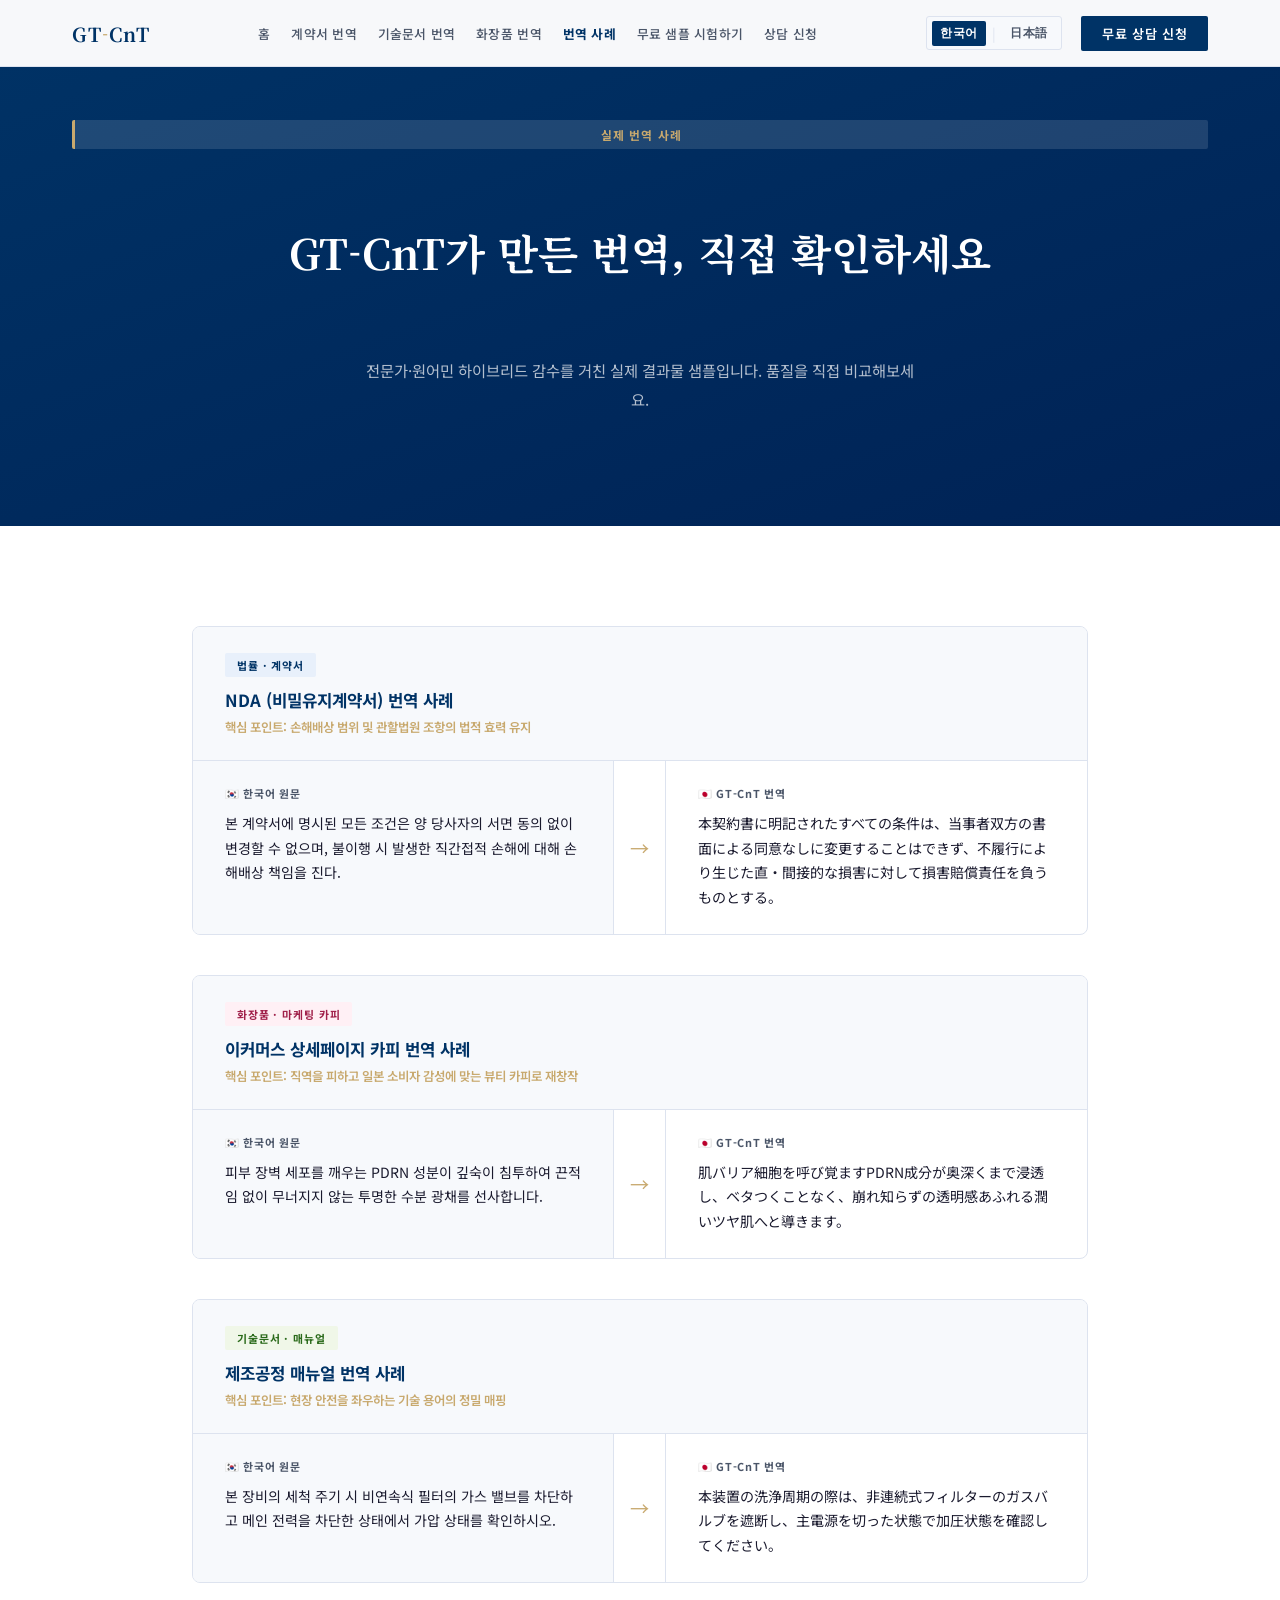
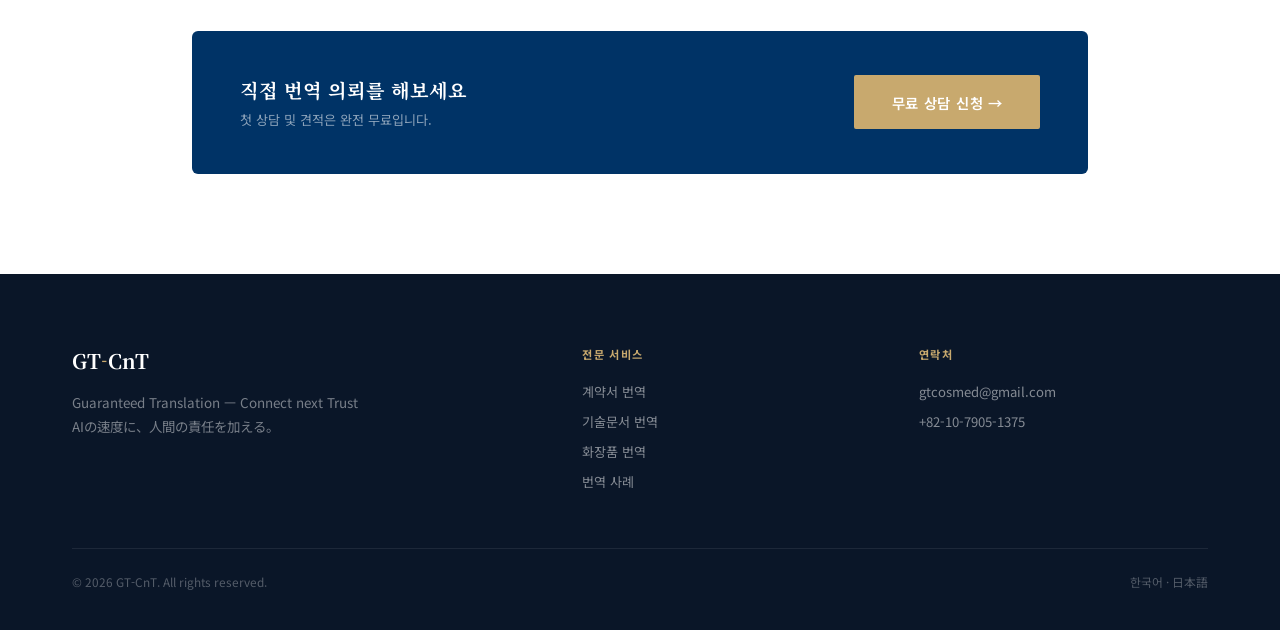
<file: portfolio.html>
<!DOCTYPE html>
<html lang="ko">
<head>
  <meta charset="UTF-8"/>
  <meta name="viewport" content="width=device-width, initial-scale=1.0"/>
  <meta name="description" content="GT-CnT 실제 번역 사례. 법률·계약서, 화장품 마케팅 카피, 기술문서 분야별 한일 번역 포트폴리오."/>
  <title>번역 사례 포트폴리오 | GT-CnT</title>
  <link href="https://fonts.googleapis.com/css2?family=Noto+Sans+KR:wght@300;400;500;600;700;900&family=Noto+Serif+KR:wght@400;600;700&family=Noto+Sans+JP:wght@300;400;500;600;700;900&family=Noto+Serif+JP:wght@400;600;700&display=swap" rel="stylesheet"/>
  <link rel="stylesheet" href="css/style.css"/>
  <link rel="stylesheet" href="css/subpage.css"/>
</head>
<body>
<nav id="main-nav">
  <div class="nav-inner">
    <div class="logo" onclick="location.href='index.html'" style="cursor:pointer;">GT<span>-</span>CnT</div>
    <div class="nav-links">
      <a href="index.html" data-ko="홈" data-ja="ホーム">홈</a>
      <a href="legal-translation.html" data-ko="계약서 번역" data-ja="契約書翻訳">계약서 번역</a>
      <a href="technical-translation.html" data-ko="기술문서 번역" data-ja="技術文書翻訳">기술문서 번역</a>
      <a href="cosmetics-translation.html" data-ko="화장품 번역" data-ja="化粧品翻訳">화장품 번역</a>
      <a href="portfolio.html" class="active" data-ko="번역 사례" data-ja="翻訳事例">번역 사례</a>
      <a href="index.html#free-sample" data-ko="무료 샘플 시험하기" data-ja="無料サンプル体験">무료 샘플 시험하기</a>
      <a href="index.html#consult" data-ko="상담 신청" data-ja="お問い合わせ">상담 신청</a>
    </div>
    <div class="nav-right">
      <div class="lang-toggle">
        <button class="lang-btn active" data-lang="ko">한국어</button>
        <span class="lang-divider">|</span>
        <button class="lang-btn" data-lang="ja">日本語</button>
      </div>
      <a href="index.html#consult" class="nav-cta" data-ko="무료 상담 신청" data-ja="無料お見積り">무료 상담 신청</a>
    </div>
  </div>
</nav>
<section class="sub-hero sub-hero--dark">
  <div class="sub-hero-inner sub-hero-inner--center">
    <div class="hero-tag" data-ko="실제 번역 사례" data-ja="実際の翻訳事例">실제 번역 사례</div>
    <h1 class="hero-title" style="text-align:center;" data-ko="GT-CnT가 만든 번역, 직접 확인하세요" data-ja="GT-CnTが手がけた翻訳をご覧ください">GT-CnT가 만든 번역, 직접 확인하세요</h1>
    <p class="hero-sub" style="text-align:center;max-width:560px;margin:0 auto 2.5rem;" data-ko="전문가·원어민 하이브리드 감수를 거친 실제 결과물 샘플입니다. 품질을 직접 비교해보세요." data-ja="専門家・ネイティブのハイブリッド監修を経た実際の成果物サンプルです。品質を直接ご比較ください。">전문가·원어민 하이브리드 감수를 거친 실제 결과물 샘플입니다. 품질을 직접 비교해보세요.</p>
  </div>
</section>

<section class="section-white">
  <div class="section-inner" style="max-width:960px;">

    <!-- Case 1 -->
    <div class="portfolio-case reveal">
      <div class="portfolio-case-header">
        <div class="portfolio-case-tag legal" data-ko="법률 · 계약서" data-ja="法律・契約書">법률 · 계약서</div>
        <div class="portfolio-case-title" data-ko="NDA (비밀유지계약서) 번역 사례" data-ja="NDA（秘密保持契約書）翻訳事例">NDA (비밀유지계약서) 번역 사례</div>
        <div class="portfolio-case-point" data-ko="핵심 포인트: 손해배상 범위 및 관할법원 조항의 법적 효력 유지" data-ja="核心ポイント：損害賠償範囲および管轄裁判所条項の法的効力維持">핵심 포인트: 손해배상 범위 및 관할법원 조항의 법적 효력 유지</div>
      </div>
      <div class="portfolio-compare">
        <div class="portfolio-box src">
          <div class="portfolio-lang">🇰🇷 한국어 원문</div>
          <div class="portfolio-text">본 계약서에 명시된 모든 조건은 양 당사자의 서면 동의 없이 변경할 수 없으며, 불이행 시 발생한 직간접적 손해에 대해 손해배상 책임을 진다.</div>
        </div>
        <div class="portfolio-arrow">→</div>
        <div class="portfolio-box dst">
          <div class="portfolio-lang">🇯🇵 GT-CnT 번역</div>
          <div class="portfolio-text">本契約書に明記されたすべての条件は、当事者双方の書面による同意なしに変更することはできず、不履行により生じた直・間接的な損害に対して損害賠償責任を負うものとする。</div>
        </div>
      </div>
    </div>

    <!-- Case 2 -->
    <div class="portfolio-case reveal">
      <div class="portfolio-case-header">
        <div class="portfolio-case-tag cosme" data-ko="화장품 · 마케팅 카피" data-ja="化粧品・マーケティングコピー">화장품 · 마케팅 카피</div>
        <div class="portfolio-case-title" data-ko="이커머스 상세페이지 카피 번역 사례" data-ja="ECサイト詳細ページコピー翻訳事例">이커머스 상세페이지 카피 번역 사례</div>
        <div class="portfolio-case-point" data-ko="핵심 포인트: 직역을 피하고 일본 소비자 감성에 맞는 뷰티 카피로 재창작" data-ja="核心ポイント：直訳を避け、日本消費者の感性に合ったビューティーコピーとして再創作">핵심 포인트: 직역을 피하고 일본 소비자 감성에 맞는 뷰티 카피로 재창작</div>
      </div>
      <div class="portfolio-compare">
        <div class="portfolio-box src">
          <div class="portfolio-lang">🇰🇷 한국어 원문</div>
          <div class="portfolio-text">피부 장벽 세포를 깨우는 PDRN 성분이 깊숙이 침투하여 끈적임 없이 무너지지 않는 투명한 수분 광채를 선사합니다.</div>
        </div>
        <div class="portfolio-arrow">→</div>
        <div class="portfolio-box dst">
          <div class="portfolio-lang">🇯🇵 GT-CnT 번역</div>
          <div class="portfolio-text">肌バリア細胞を呼び覚ますPDRN成分が奥深くまで浸透し、ベタつくことなく、崩れ知らずの透明感あふれる潤いツヤ肌へと導きます。</div>
        </div>
      </div>
    </div>

    <!-- Case 3 -->
    <div class="portfolio-case reveal">
      <div class="portfolio-case-header">
        <div class="portfolio-case-tag tech" data-ko="기술문서 · 매뉴얼" data-ja="技術文書・マニュアル">기술문서 · 매뉴얼</div>
        <div class="portfolio-case-title" data-ko="제조공정 매뉴얼 번역 사례" data-ja="製造工程マニュアル翻訳事例">제조공정 매뉴얼 번역 사례</div>
        <div class="portfolio-case-point" data-ko="핵심 포인트: 현장 안전을 좌우하는 기술 용어의 정밀 매핑" data-ja="核心ポイント：現場の安全を左右する技術用語の精密マッピング">핵심 포인트: 현장 안전을 좌우하는 기술 용어의 정밀 매핑</div>
      </div>
      <div class="portfolio-compare">
        <div class="portfolio-box src">
          <div class="portfolio-lang">🇰🇷 한국어 원문</div>
          <div class="portfolio-text">본 장비의 세척 주기 시 비연속식 필터의 가스 밸브를 차단하고 메인 전력을 차단한 상태에서 가압 상태를 확인하시오.</div>
        </div>
        <div class="portfolio-arrow">→</div>
        <div class="portfolio-box dst">
          <div class="portfolio-lang">🇯🇵 GT-CnT 번역</div>
          <div class="portfolio-text">本装置の洗浄周期の際は、非連続式フィルターのガスバルブを遮断し、主電源を切った状態で加圧状態を確認してください。</div>
        </div>
      </div>
    </div>

    <div class="sub-cta" style="margin-top:3rem;">
      <div class="sub-cta-text">
        <div class="sub-cta-title" data-ko="직접 번역 의뢰를 해보세요" data-ja="直接翻訳依頼をしてみてください">직접 번역 의뢰를 해보세요</div>
        <div class="sub-cta-sub" data-ko="첫 상담 및 견적은 완전 무료입니다." data-ja="初回相談とお見積りは完全無料です。">첫 상담 및 견적은 완전 무료입니다.</div>
      </div>
      <a href="index.html#consult" class="btn-accent" data-ko="무료 상담 신청 →" data-ja="無料お見積りはこちら →">무료 상담 신청 →</a>
    </div>

  </div>
</section>

<footer>
  <div class="footer-inner">
    <div class="footer-top">
      <div>
        <div class="footer-logo">GT<span>-</span>CnT</div>
        <div class="footer-tagline">Guaranteed Translation — Connect next Trust<br/>AIの速度に、人間の責任を加える。</div>
      </div>
      <div class="footer-col">
        <div class="footer-col-title" data-ko="전문 서비스" data-ja="専門サービス">전문 서비스</div>
        <a href="legal-translation.html">계약서 번역</a>
        <a href="technical-translation.html">기술문서 번역</a>
        <a href="cosmetics-translation.html">화장품 번역</a>
        <a href="portfolio.html">번역 사례</a>
        
      </div>
      <div class="footer-col">
        <div class="footer-col-title">연락처</div>
        <p>gtcosmed@gmail.com</p>
        <p>+82-10-7905-1375</p>
      </div>
    </div>
    <hr class="footer-divider"/>
    <div class="footer-bottom">
      <span>© 2026 GT-CnT. All rights reserved.</span>
      <span>한국어 · 日本語</span>
    </div>
  </div>
</footer>
<script src="js/main.js"></script>
</body>
</html>
</file>
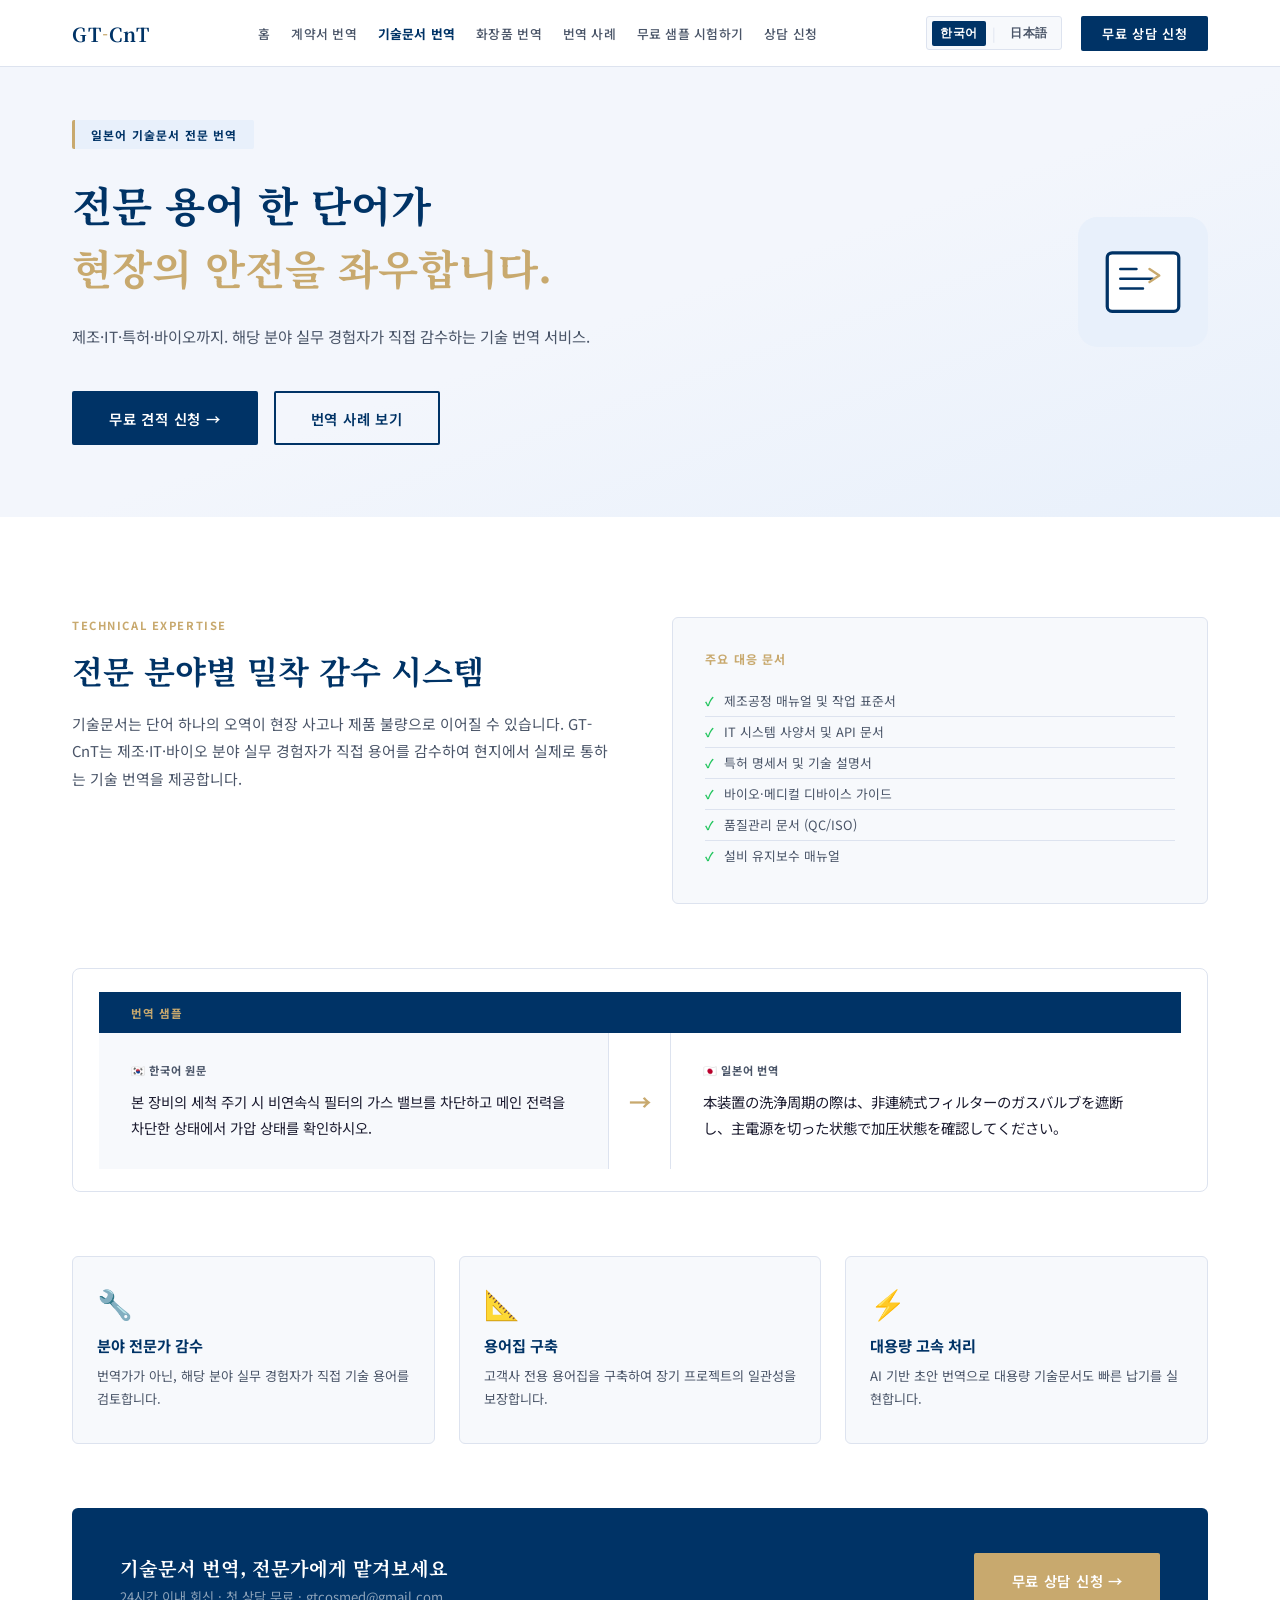
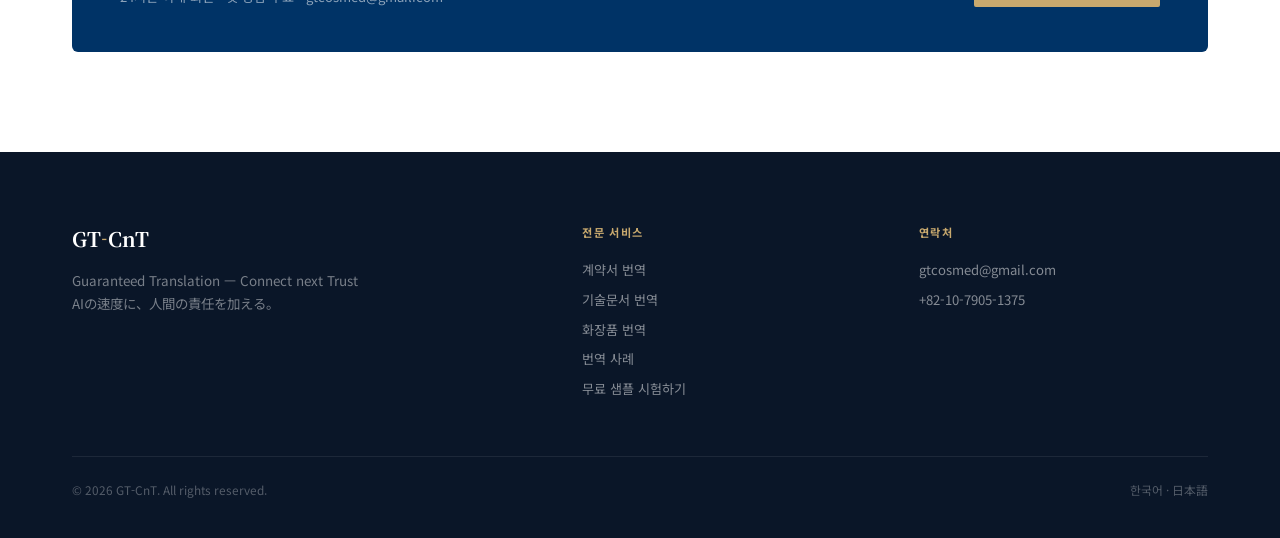
<file: technical-translation.html>
<!DOCTYPE html>
<html lang="ko">
<head>
  <meta charset="UTF-8"/>
  <meta name="viewport" content="width=device-width, initial-scale=1.0"/>
  <meta name="description" content="GT-CnT 일본어 기술문서 번역. 제조공정 매뉴얼·IT 사양서·특허·기술 가이드를 전문 기술 감수자가 검토합니다."/>
  <title>일본어 기술문서 번역 전문 | GT-CnT</title>
  <link href="https://fonts.googleapis.com/css2?family=Noto+Sans+KR:wght@300;400;500;600;700;900&family=Noto+Serif+KR:wght@400;600;700&family=Noto+Sans+JP:wght@300;400;500;600;700;900&family=Noto+Serif+JP:wght@400;600;700&display=swap" rel="stylesheet"/>
  <link rel="stylesheet" href="css/style.css"/>
  <link rel="stylesheet" href="css/subpage.css"/>
</head>
<body>
<nav id="main-nav">
  <div class="nav-inner">
    <div class="logo" onclick="location.href='index.html'" style="cursor:pointer;">GT<span>-</span>CnT</div>
    <div class="nav-links">
      <a href="index.html" data-ko="홈" data-ja="ホーム">홈</a>
      <a href="legal-translation.html" data-ko="계약서 번역" data-ja="契約書翻訳">계약서 번역</a>
      <a href="technical-translation.html" class="active" data-ko="기술문서 번역" data-ja="技術文書翻訳">기술문서 번역</a>
      <a href="cosmetics-translation.html" data-ko="화장품 번역" data-ja="化粧品翻訳">화장품 번역</a>
      <a href="portfolio.html" data-ko="번역 사례" data-ja="翻訳事例">번역 사례</a>
      <a href="index.html#free-sample" data-ko="무료 샘플 시험하기" data-ja="無料サンプル体験">무료 샘플 시험하기</a>
      <a href="index.html#consult" data-ko="상담 신청" data-ja="お問い合わせ">상담 신청</a>
    </div>
    <div class="nav-right">
      <div class="lang-toggle">
        <button class="lang-btn active" data-lang="ko">한국어</button>
        <span class="lang-divider">|</span>
        <button class="lang-btn" data-lang="ja">日本語</button>
      </div>
      <a href="index.html#consult" class="nav-cta" data-ko="무료 상담 신청" data-ja="無料お見積り">무료 상담 신청</a>
    </div>
  </div>
</nav>
<section class="sub-hero">
  <div class="sub-hero-inner">
    <div class="sub-hero-text">
      <div class="hero-tag" data-ko="일본어 기술문서 전문 번역" data-ja="日本語 技術文書専門翻訳">일본어 기술문서 전문 번역</div>
      <h1 class="hero-title" data-ko="전문 용어 한 단어가<br/><em>현장의 안전을 좌우합니다.</em>" data-ja="専門用語ひとつが<br/><em>現場の安全を左右します。</em>">전문 용어 한 단어가<br/><em>현장의 안전을 좌우합니다.</em></h1>
      <p class="hero-sub" data-ko="제조·IT·특허·바이오까지. 해당 분야 실무 경험자가 직접 감수하는 기술 번역 서비스." data-ja="製造・IT・特許・バイオまで。該当分野の実務経験者が直接監修する技術翻訳サービス。">제조·IT·특허·바이오까지. 해당 분야 실무 경험자가 직접 감수하는 기술 번역 서비스.</p>
      <div class="hero-btns">
        <a href="index.html#consult" class="btn-primary" data-ko="무료 견적 신청 →" data-ja="無料お見積りはこちら →">무료 견적 신청 →</a>
        <a href="portfolio.html" class="btn-ghost" data-ko="번역 사례 보기" data-ja="翻訳事例を見る">번역 사례 보기</a>
      </div>
    </div>
    <div class="sub-hero-icon">
      <svg viewBox="0 0 80 80" fill="none" xmlns="http://www.w3.org/2000/svg">
        <rect width="80" height="80" rx="12" fill="#e8f0fb"/>
        <rect x="18" y="22" width="44" height="36" rx="3" stroke="#003366" stroke-width="2" fill="white"/>
        <path d="M26 32h10M26 38h20M26 44h14" stroke="#003366" stroke-width="1.5" stroke-linecap="round"/>
        <path d="M44 32l6 4-6 4" stroke="#c8a96e" stroke-width="1.5" stroke-linecap="round" stroke-linejoin="round"/>
      </svg>
    </div>
  </div>
</section>

<section class="section-white">
  <div class="section-inner">

    <div class="sub-2col">
      <div>
        <div class="section-tag">Technical Expertise</div>
        <h2 class="section-title" data-ko="전문 분야별 밀착 감수 시스템" data-ja="専門分野別の密着監修システム">전문 분야별 밀착 감수 시스템</h2>
        <p class="section-desc" data-ko="기술문서는 단어 하나의 오역이 현장 사고나 제품 불량으로 이어질 수 있습니다. GT-CnT는 제조·IT·바이오 분야 실무 경험자가 직접 용어를 감수하여 현지에서 실제로 통하는 기술 번역을 제공합니다." data-ja="技術文書は、用語ひとつの誤訳が現場事故や製品不良につながる可能性があります。GT-CnTは製造・IT・バイオ分野の実務経験者が直接用語を監修し、現地で実際に通じる技術翻訳を提供します。">기술문서는 단어 하나의 오역이 현장 사고나 제품 불량으로 이어질 수 있습니다. GT-CnT는 제조·IT·바이오 분야 실무 경험자가 직접 용어를 감수하여 현지에서 실제로 통하는 기술 번역을 제공합니다.</p>
      </div>
      <div class="checklist-card">
        <div class="checklist-title" data-ko="주요 대응 문서" data-ja="主な対応文書">주요 대응 문서</div>
        <ul class="checklist">
          <li data-ko="제조공정 매뉴얼 및 작업 표준서" data-ja="製造工程マニュアルおよび作業標準書">제조공정 매뉴얼 및 작업 표준서</li>
          <li data-ko="IT 시스템 사양서 및 API 문서" data-ja="ITシステム仕様書およびAPIドキュメント">IT 시스템 사양서 및 API 문서</li>
          <li data-ko="특허 명세서 및 기술 설명서" data-ja="特許明細書および技術説明書">특허 명세서 및 기술 설명서</li>
          <li data-ko="바이오·메디컬 디바이스 가이드" data-ja="バイオ・医療機器ガイド">바이오·메디컬 디바이스 가이드</li>
          <li data-ko="품질관리 문서 (QC/ISO)" data-ja="品質管理文書 (QC/ISO)">품질관리 문서 (QC/ISO)</li>
          <li data-ko="설비 유지보수 매뉴얼" data-ja="設備保守マニュアル">설비 유지보수 매뉴얼</li>
        </ul>
      </div>
    </div>

    <div class="sample-block">
      <div class="sample-block-label" data-ko="번역 샘플" data-ja="翻訳サンプル">번역 샘플</div>
      <div class="sample-compare">
        <div class="sample-box src">
          <div class="sample-lang">🇰🇷 한국어 원문</div>
          <div class="sample-text">본 장비의 세척 주기 시 비연속식 필터의 가스 밸브를 차단하고 메인 전력을 차단한 상태에서 가압 상태를 확인하시오.</div>
        </div>
        <div class="sample-arrow">→</div>
        <div class="sample-box dst">
          <div class="sample-lang">🇯🇵 일본어 번역</div>
          <div class="sample-text">本装置の洗浄周期の際は、非連続式フィルターのガスバルブを遮断し、主電源を切った状態で加圧状態を確認してください。</div>
        </div>
      </div>
    </div>

    <div class="strength-row">
      <div class="strength-mini-card">
        <div class="strength-mini-icon">🔧</div>
        <div class="strength-mini-title" data-ko="분야 전문가 감수" data-ja="分野専門家の監修">분야 전문가 감수</div>
        <div class="strength-mini-desc" data-ko="번역가가 아닌, 해당 분야 실무 경험자가 직접 기술 용어를 검토합니다." data-ja="翻訳家ではなく、該当分野の実務経験者が直接技術用語を検討します。">번역가가 아닌, 해당 분야 실무 경험자가 직접 기술 용어를 검토합니다.</div>
      </div>
      <div class="strength-mini-card">
        <div class="strength-mini-icon">📐</div>
        <div class="strength-mini-title" data-ko="용어집 구축" data-ja="用語集の構築">용어집 구축</div>
        <div class="strength-mini-desc" data-ko="고객사 전용 용어집을 구축하여 장기 프로젝트의 일관성을 보장합니다." data-ja="お客様専用の用語集を構築し、長期プロジェクトの一貫性を保証します。">고객사 전용 용어집을 구축하여 장기 프로젝트의 일관성을 보장합니다.</div>
      </div>
      <div class="strength-mini-card">
        <div class="strength-mini-icon">⚡</div>
        <div class="strength-mini-title" data-ko="대용량 고속 처리" data-ja="大容量高速処理">대용량 고속 처리</div>
        <div class="strength-mini-desc" data-ko="AI 기반 초안 번역으로 대용량 기술문서도 빠른 납기를 실현합니다." data-ja="AI基盤の初稿翻訳で大容量技術文書も迅速な納期を実現します。">AI 기반 초안 번역으로 대용량 기술문서도 빠른 납기를 실현합니다.</div>
      </div>
    </div>

    <div class="sub-cta">
      <div class="sub-cta-text">
        <div class="sub-cta-title" data-ko="기술문서 번역, 전문가에게 맡겨보세요" data-ja="技術文書翻訳は専門家にお任せください">기술문서 번역, 전문가에게 맡겨보세요</div>
        <div class="sub-cta-sub" data-ko="24시간 이내 회신 · 첫 상담 무료 · gtcosmed@gmail.com" data-ja="24時間以内返信 · 初回無料 · gtcosmed@gmail.com">24시간 이내 회신 · 첫 상담 무료 · gtcosmed@gmail.com</div>
      </div>
      <a href="index.html#consult" class="btn-accent" data-ko="무료 상담 신청 →" data-ja="無料お見積りはこちら →">무료 상담 신청 →</a>
    </div>

  </div>
</section>

<footer>
  <div class="footer-inner">
    <div class="footer-top">
      <div>
        <div class="footer-logo">GT<span>-</span>CnT</div>
        <div class="footer-tagline">Guaranteed Translation — Connect next Trust<br/>AIの速度に、人間の責任を加える。</div>
      </div>
      <div class="footer-col">
        <div class="footer-col-title" data-ko="전문 서비스" data-ja="専門サービス">전문 서비스</div>
        <a href="legal-translation.html" data-ko="계약서 번역" data-ja="契約書翻訳">계약서 번역</a>
        <a href="technical-translation.html" data-ko="기술문서 번역" data-ja="技術文書翻訳">기술문서 번역</a>
        <a href="cosmetics-translation.html" data-ko="화장품 번역" data-ja="化粧品翻訳">화장품 번역</a>
        <a href="portfolio.html" data-ko="번역 사례" data-ja="翻訳事例">번역 사례</a>
        <a href="index.html#free-sample" data-ko="무료 샘플 시험하기" data-ja="無料サンプル体験">무료 샘플 시험하기</a>
      </div>
      <div class="footer-col">
        <div class="footer-col-title" data-ko="연락처" data-ja="お問い合わせ">연락처</div>
        <p>gtcosmed@gmail.com</p>
        <p>+82-10-7905-1375</p>
      </div>
    </div>
    <hr class="footer-divider"/>
    <div class="footer-bottom">
      <span>© 2026 GT-CnT. All rights reserved.</span>
      <span>한국어 · 日本語</span>
    </div>
  </div>
</footer>
<script src="js/main.js"></script>
</body>
</html>
</file>
<file: css/style.css>
/* ════════════════════════════════════════
   GT-CnT — style.css
   Bilingual (Korean / Japanese) Website
   ════════════════════════════════════════ */

:root {
  --deep-blue:  #003366;
  --mid-blue:   #004d99;
  --light-blue: #e8f0fb;
  --accent:     #c8a96e;
  --accent-dark:#a88a52;
  --text-main:  #1a1a2e;
  --text-sub:   #4a5568;
  --border:     #dde3ef;
  --bg-light:   #f7f9fc;
  --success:    #22c55e;
}

* { box-sizing: border-box; margin: 0; padding: 0; }

html { scroll-behavior: smooth; }

body {
  font-family: 'Noto Sans KR', 'Noto Sans JP', sans-serif;
  color: var(--text-main);
  background: #fff;
  overflow-x: hidden;
}

/* ── LANGUAGE SWITCHING ── */
body[data-lang="ja"] {
  font-family: 'Noto Sans JP', 'Noto Sans KR', sans-serif;
}
body[data-lang="ja"] .section-title,
body[data-lang="ja"] .hero-title,
body[data-lang="ja"] .footer-logo {
  font-family: 'Noto Serif JP', 'Noto Serif KR', serif;
}

/* ── NAV ── */
nav {
  position: fixed; top: 0; left: 0; right: 0; z-index: 100;
  background: rgba(255,255,255,0.97);
  border-bottom: 1px solid var(--border);
  backdrop-filter: blur(12px);
  -webkit-backdrop-filter: blur(12px);
}
.nav-inner {
  max-width: 1200px; margin: 0 auto;
  display: flex; align-items: center; justify-content: space-between;
  padding: 0 2rem; height: 66px; gap: 1.5rem;
}
.logo {
  font-family: 'Noto Serif KR', 'Noto Serif JP', serif;
  font-size: 1.2rem; font-weight: 700;
  color: var(--deep-blue); letter-spacing: .05em;
  white-space: nowrap; flex-shrink: 0;
}
.logo span { color: var(--accent); }
.nav-links { display: flex; gap: 1.3rem; flex: 1; justify-content: center; }
.nav-links a {
  font-size: .8rem; font-weight: 500; color: var(--text-sub);
  text-decoration: none; letter-spacing: .02em;
  transition: color .2s; white-space: nowrap;
}
.nav-links a:hover { color: var(--deep-blue); }

.nav-right {
  display: flex; align-items: center; gap: 1.2rem; flex-shrink: 0;
}

/* ── LANGUAGE TOGGLE ── */
.lang-toggle {
  display: flex; align-items: center; gap: .35rem;
  background: var(--bg-light); border: 1px solid var(--border);
  border-radius: 3px; padding: .2rem .3rem;
}
.lang-btn {
  background: none; border: none; cursor: pointer;
  font-size: .78rem; font-weight: 600; color: var(--text-sub);
  padding: .25rem .55rem; border-radius: 2px;
  transition: all .2s; letter-spacing: .03em;
}
.lang-btn.active {
  background: var(--deep-blue); color: #fff;
}
.lang-btn:hover:not(.active) { color: var(--deep-blue); }
.lang-divider { color: var(--border); font-size: .85rem; user-select: none; }

.nav-cta {
  background: var(--deep-blue); color: #fff;
  font-size: .82rem; font-weight: 600; letter-spacing: .05em;
  padding: .5rem 1.3rem; border-radius: 2px;
  text-decoration: none; transition: background .2s; white-space: nowrap;
}
.nav-cta:hover { background: var(--mid-blue); }

/* ── HERO ── */
.hero {
  min-height: 100vh;
  background: linear-gradient(160deg, #f3f6fc 55%, var(--light-blue) 100%);
  display: flex; align-items: center;
  padding-top: 66px; position: relative; overflow: hidden;
}
.hero-bg-char {
  position: absolute; right: -3rem; top: 50%;
  transform: translateY(-50%);
  font-family: 'Noto Serif JP', serif;
  font-size: 20rem; font-weight: 700;
  color: var(--deep-blue); opacity: .03;
  pointer-events: none; line-height: 1;
  white-space: nowrap; user-select: none;
}
.hero-inner {
  max-width: 1200px; margin: 0 auto; padding: 5rem 2rem;
  display: grid; grid-template-columns: 1.1fr 1fr; gap: 5rem;
  align-items: center; width: 100%;
}
.hero-tag {
  display: inline-block;
  background: var(--light-blue); color: var(--deep-blue);
  font-size: .74rem; font-weight: 700; letter-spacing: .1em;
  padding: .38rem 1rem; border-radius: 2px;
  border-left: 3px solid var(--accent); margin-bottom: 1.5rem;
}
.hero-title {
  font-family: 'Noto Serif KR', 'Noto Serif JP', serif;
  font-size: 2.6rem; font-weight: 700; line-height: 1.5;
  color: var(--deep-blue); margin-bottom: 1.5rem;
}
.hero-title em { font-style: normal; color: var(--accent); }
.hero-sub {
  font-size: .96rem; color: var(--text-sub);
  line-height: 1.9; margin-bottom: 2.5rem;
}
.hero-btns { display: flex; gap: 1rem; flex-wrap: wrap; margin-bottom: 0; }

.btn-primary {
  background: var(--deep-blue); color: #fff;
  padding: .9rem 2.2rem; border-radius: 2px;
  font-size: .9rem; font-weight: 600; letter-spacing: .05em;
  border: 2px solid var(--deep-blue);
  cursor: pointer; transition: all .2s; text-decoration: none;
  display: inline-block;
}
.btn-primary:hover { background: var(--mid-blue); border-color: var(--mid-blue); }

.btn-ghost {
  background: transparent; color: var(--deep-blue);
  padding: .9rem 2.2rem; border-radius: 2px;
  font-size: .9rem; font-weight: 600; letter-spacing: .05em;
  border: 2px solid var(--deep-blue);
  cursor: pointer; transition: all .2s; text-decoration: none;
  display: inline-block;
}
.btn-ghost:hover { background: var(--light-blue); }

.btn-accent {
  background: var(--accent); color: #fff;
  padding: .9rem 2.2rem; border-radius: 2px;
  font-size: .9rem; font-weight: 600; letter-spacing: .05em;
  border: 2px solid var(--accent);
  cursor: pointer; transition: all .2s; text-decoration: none;
  display: inline-block; white-space: nowrap;
}
.btn-accent:hover { background: var(--accent-dark); border-color: var(--accent-dark); }

.hero-stats {
  display: flex; gap: 2.5rem; margin-top: 3rem;
  padding-top: 2rem; border-top: 1px solid var(--border);
}
.stat-item { text-align: left; }
.stat-num {
  font-family: 'Noto Serif KR', 'Noto Serif JP', serif;
  font-size: 2rem; font-weight: 700; color: var(--deep-blue); line-height: 1;
}
.stat-num span { font-size: 1rem; }
.stat-label { font-size: .73rem; color: var(--text-sub); margin-top: .35rem; font-weight: 500; letter-spacing: .04em; }

/* ── HERO CARD ── */
.hero-card {
  background: #fff; border-radius: 6px;
  border: 1px solid var(--border);
  box-shadow: 0 24px 64px rgba(0,51,102,.1);
  overflow: hidden;
}
.hero-card-top {
  padding: 1.5rem 2rem 1rem;
  border-bottom: 1px solid var(--border);
}
.card-label {
  font-size: .72rem; font-weight: 700; letter-spacing: .09em;
  color: var(--accent); text-transform: uppercase;
}
.translate-demo { padding: 1.5rem 2rem; display: flex; flex-direction: column; gap: .9rem; }
.lang-block {
  background: var(--bg-light); border-radius: 4px; padding: 1.1rem 1.4rem;
  border-left: 3px solid transparent;
}
.lang-block.src { border-color: var(--deep-blue); }
.lang-block.dst { border-color: var(--accent); }
.lang-tag { font-size: .67rem; font-weight: 700; letter-spacing: .07em; color: var(--text-sub); margin-bottom: .45rem; }
.lang-text { font-size: .88rem; font-weight: 500; color: var(--text-main); line-height: 1.65; }

.process-badges {
  display: flex; align-items: center; gap: .5rem; flex-wrap: wrap;
  justify-content: center; padding: .3rem 0;
}
.proc-badge {
  font-size: .65rem; font-weight: 700; letter-spacing: .04em;
  padding: .25rem .7rem; border-radius: 20px;
}
.proc-badge.ai     { background: #e8f0fb; color: var(--deep-blue); }
.proc-badge.human  { background: #fff5e8; color: #a06000; }
.proc-badge.native { background: #e8f7ee; color: #1a7a40; }
.proc-arrow { color: var(--accent); font-size: .85rem; }

.quality-badges {
  display: flex; gap: .5rem; flex-wrap: wrap;
  padding: 1rem 2rem 1.5rem;
  border-top: 1px solid var(--border);
}
.badge {
  background: var(--light-blue); color: var(--deep-blue);
  font-size: .68rem; font-weight: 600; padding: .28rem .75rem;
  border-radius: 2px; letter-spacing: .04em;
}

/* ── SECTION COMMON ── */
section { padding: 100px 0; }
.section-inner { max-width: 1200px; margin: 0 auto; padding: 0 2rem; }
.section-tag {
  font-size: .7rem; font-weight: 700; letter-spacing: .14em;
  color: var(--accent); text-transform: uppercase; margin-bottom: .8rem;
}
.section-title {
  font-family: 'Noto Serif KR', 'Noto Serif JP', serif;
  font-size: 2rem; font-weight: 700; color: var(--deep-blue);
  line-height: 1.5; margin-bottom: 1rem;
}
.section-desc {
  font-size: .93rem; color: var(--text-sub); line-height: 1.85; max-width: 560px;
}
.section-header { margin-bottom: 4rem; }

.section-white { background: #fff; }
.section-light { background: var(--bg-light); }
.section-dark  { background: var(--deep-blue); }
.section-form  { background: linear-gradient(160deg, #f3f6fc 55%, var(--light-blue) 100%); }

/* ── SERVICES ── */
.services-grid {
  display: grid; grid-template-columns: 1fr 1fr; gap: 2rem; margin-top: 3rem;
}
.service-card {
  background: var(--bg-light); border: 1px solid var(--border);
  border-radius: 6px; padding: 2.5rem 2rem;
  transition: transform .25s, box-shadow .25s;
  position: relative; overflow: hidden;
}
.service-card::after {
  content: ''; position: absolute;
  bottom: 0; left: 0; right: 0; height: 3px;
  background: linear-gradient(90deg, var(--deep-blue), var(--accent));
  transform: scaleX(0); transform-origin: left; transition: transform .3s;
}
.service-card:hover::after { transform: scaleX(1); }
.service-card:hover { transform: translateY(-5px); box-shadow: 0 16px 48px rgba(0,51,102,.12); }
.service-card--premium { background: #fff; border-color: var(--deep-blue); }

.service-badge {
  position: absolute; top: 1.2rem; right: 1.2rem;
  background: var(--accent); color: #fff;
  font-size: .65rem; font-weight: 700; letter-spacing: .07em;
  padding: .25rem .7rem; border-radius: 2px;
}

.service-icon {
  width: 54px; height: 54px; background: var(--light-blue);
  border-radius: 4px; display: flex; align-items: center;
  justify-content: center; margin-bottom: 1.5rem;
}
.service-icon svg { width: 26px; height: 26px; color: var(--deep-blue); }
.service-name {
  font-family: 'Noto Serif KR', 'Noto Serif JP', serif;
  font-size: 1.35rem; font-weight: 700; color: var(--deep-blue); margin-bottom: .3rem;
}
.service-subtitle { font-size: .82rem; color: var(--accent); font-weight: 600; margin-bottom: 1rem; letter-spacing: .03em; }
.service-desc { font-size: .86rem; color: var(--text-sub); line-height: 1.8; }
.service-list { margin-top: 1.3rem; list-style: none; padding: 0; }
.service-list li {
  font-size: .8rem; color: var(--text-sub); padding: .28rem 0;
  padding-left: 1.1rem; position: relative;
}
.service-list li::before { content: '—'; position: absolute; left: 0; color: var(--accent); font-weight: 700; }

/* Field tags */
.field-tags {
  margin-top: 3rem; padding-top: 2.5rem; border-top: 1px solid var(--border);
  display: flex; align-items: center; gap: 1.5rem; flex-wrap: wrap;
}
.field-tags-label {
  font-size: .72rem; font-weight: 700; letter-spacing: .1em;
  color: var(--text-sub); text-transform: uppercase; white-space: nowrap;
}
.field-tags-list { display: flex; gap: .6rem; flex-wrap: wrap; }
.field-tags-list span {
  background: var(--light-blue); color: var(--deep-blue);
  font-size: .75rem; font-weight: 600; padding: .35rem .9rem;
  border-radius: 2px; letter-spacing: .03em;
}

/* ── STRENGTHS ── */
.section-dark .section-tag  { color: var(--accent); }
.section-dark .section-title{ color: #fff; }
.section-dark .section-desc { color: rgba(255,255,255,.6); }

.strengths-grid { display: grid; grid-template-columns: repeat(3,1fr); gap: 1.5rem; }
.strength-card {
  background: rgba(255,255,255,.06); border: 1px solid rgba(255,255,255,.12);
  border-radius: 6px; padding: 2.5rem 2rem;
  transition: background .25s; position: relative; overflow: hidden;
}
.strength-card:hover { background: rgba(255,255,255,.1); }
.strength-keyword {
  font-size: .68rem; font-weight: 700; letter-spacing: .14em;
  color: var(--accent); opacity: .7; margin-bottom: 1rem;
  text-transform: uppercase;
}
.strength-num {
  font-family: 'Noto Serif KR', 'Noto Serif JP', serif;
  font-size: 3rem; font-weight: 700; color: var(--accent);
  opacity: .25; line-height: 1; margin-bottom: 1.5rem;
}
.strength-title { font-size: 1.05rem; font-weight: 700; color: #fff; margin-bottom: .8rem; line-height: 1.5; }
.strength-desc { font-size: .84rem; color: rgba(255,255,255,.58); line-height: 1.85; }

/* ── STEPS ── */
.steps-row {
  display: grid; grid-template-columns: repeat(4,1fr);
  gap: 0; position: relative;
}
.steps-row::before {
  content: ''; position: absolute;
  top: 36px; left: calc(12.5% + 1.5rem); right: calc(12.5% + 1.5rem);
  height: 1px; background: var(--border); z-index: 0;
}
.step-item { text-align: center; padding: 0 1rem; position: relative; z-index: 1; }
.step-circle {
  width: 72px; height: 72px; border-radius: 50%;
  background: #fff; border: 2px solid var(--border);
  display: flex; align-items: center; justify-content: center;
  margin: 0 auto 1.5rem; position: relative; z-index: 1;
  transition: border-color .2s, box-shadow .2s;
}
.step-item:hover .step-circle {
  border-color: var(--deep-blue); box-shadow: 0 0 0 6px var(--light-blue);
}
.step-circle svg { width: 28px; height: 28px; color: var(--deep-blue); }
.step-num {
  position: absolute; top: -6px; right: -6px;
  width: 22px; height: 22px; border-radius: 50%;
  background: var(--deep-blue); color: #fff;
  font-size: .64rem; font-weight: 700;
  display: flex; align-items: center; justify-content: center;
}
.step-name { font-size: .92rem; font-weight: 700; color: var(--deep-blue); margin-bottom: .5rem; }
.step-desc { font-size: .78rem; color: var(--text-sub); line-height: 1.75; }

/* CTA Banner */
.cta-banner {
  margin-top: 5rem; background: var(--deep-blue); border-radius: 6px;
  padding: 3rem 3.5rem; display: flex; align-items: center;
  justify-content: space-between; flex-wrap: wrap; gap: 1.5rem;
}
.cta-banner-title {
  font-family: 'Noto Serif KR', 'Noto Serif JP', serif;
  font-size: 1.35rem; font-weight: 700; color: #fff; margin-bottom: .4rem;
}
.cta-banner-sub { font-size: .84rem; color: rgba(255,255,255,.58); }

/* ── CONSULT FORM ── */
.consult-grid {
  display: grid; grid-template-columns: 1fr 1.5fr;
  gap: 5rem; align-items: start;
}
.consult-info { padding-top: .5rem; }
.info-points { display: flex; flex-direction: column; gap: 1.3rem; margin-top: 2rem; }
.info-point { display: flex; gap: 1rem; align-items: flex-start; }
.info-icon {
  width: 40px; height: 40px; background: var(--light-blue);
  border-radius: 3px; display: flex; align-items: center;
  justify-content: center; flex-shrink: 0;
}
.info-icon svg { width: 18px; height: 18px; color: var(--deep-blue); }
.info-point-title { font-size: .87rem; font-weight: 700; color: var(--deep-blue); margin-bottom: .2rem; }
.info-point-desc { font-size: .8rem; color: var(--text-sub); line-height: 1.6; }

.consult-form-wrap {
  background: #fff; border-radius: 8px;
  border: 1px solid var(--border);
  box-shadow: 0 20px 60px rgba(0,51,102,.08);
  overflow: hidden;
}

/* Form Tabs */
.form-tabs { display: flex; border-bottom: 1px solid var(--border); }
.form-tab {
  flex: 1; padding: 1.1rem 1.5rem; border: none;
  background: var(--bg-light); color: var(--text-sub);
  font-family: inherit; font-size: .85rem; font-weight: 600;
  cursor: pointer; transition: all .2s; letter-spacing: .03em;
  border-bottom: 3px solid transparent;
}
.form-tab.active {
  background: #fff; color: var(--deep-blue);
  border-bottom-color: var(--deep-blue);
}
.form-tab:hover:not(.active) { color: var(--deep-blue); }

/* Form Panel */
.form-panel { padding: 2rem 2.5rem; }
.form-group { margin-bottom: 1.3rem; }
.form-row { display: grid; grid-template-columns: 1fr 1fr; gap: 1rem; }
.form-label {
  display: block; font-size: .78rem; font-weight: 600; color: var(--text-main);
  margin-bottom: .5rem; letter-spacing: .03em;
}
.form-input, .form-textarea {
  width: 100%; border: 1.5px solid var(--border);
  border-radius: 3px; padding: .75rem 1rem;
  font-family: inherit; font-size: .88rem; color: var(--text-main);
  background: #fff; transition: border-color .2s, box-shadow .2s;
  outline: none;
}
.form-input:focus, .form-textarea:focus {
  border-color: var(--deep-blue);
  box-shadow: 0 0 0 3px rgba(0,51,102,.1);
}
.form-textarea { resize: vertical; line-height: 1.65; }
.char-count {
  text-align: right; font-size: .73rem; color: var(--text-sub); margin-top: .4rem;
}

/* Selector buttons */
.dir-group, .field-group, .type-group {
  display: flex; gap: .6rem; flex-wrap: wrap;
}
.dir-btn, .field-btn, .type-btn {
  padding: .55rem 1.1rem; border: 1.5px solid var(--border);
  border-radius: 3px; background: #fff; color: var(--text-sub);
  font-family: inherit; font-size: .8rem; font-weight: 600;
  cursor: pointer; transition: all .2s; letter-spacing: .03em;
}
.dir-btn:hover, .field-btn:hover, .type-btn:hover { border-color: var(--deep-blue); color: var(--deep-blue); }
.dir-btn.active { background: var(--deep-blue); color: #fff; border-color: var(--deep-blue); }

.btn-submit {
  width: 100%; padding: 1rem; background: var(--deep-blue);
  color: #fff; border: none; border-radius: 3px;
  font-family: inherit; font-size: .93rem; font-weight: 700;
  letter-spacing: .05em; cursor: pointer; transition: background .2s;
  margin-top: .5rem;
}
.btn-submit:hover { background: var(--mid-blue); }

/* Success state */
.form-success {
  padding: 4rem 2.5rem; text-align: center;
}
.success-icon {
  width: 64px; height: 64px; background: var(--success);
  border-radius: 50%; display: flex; align-items: center; justify-content: center;
  font-size: 1.8rem; color: #fff; margin: 0 auto 1.5rem;
}
.success-title {
  font-family: 'Noto Serif KR', 'Noto Serif JP', serif;
  font-size: 1.3rem; font-weight: 700; color: var(--deep-blue); margin-bottom: .8rem;
}
.success-desc { font-size: .88rem; color: var(--text-sub); line-height: 1.8; margin-bottom: 2rem; }
.btn-ghost-sm {
  background: transparent; color: var(--deep-blue);
  padding: .6rem 1.6rem; border-radius: 2px;
  font-size: .85rem; font-weight: 600; letter-spacing: .05em;
  border: 1.5px solid var(--deep-blue);
  cursor: pointer; transition: all .2s; font-family: inherit;
}
.btn-ghost-sm:hover { background: var(--light-blue); }

/* ── FOOTER ── */
footer { background: #0a1628; color: rgba(255,255,255,.7); padding: 4.5rem 0 2.5rem; }
.footer-inner { max-width: 1200px; margin: 0 auto; padding: 0 2rem; }
.footer-top {
  display: grid; grid-template-columns: 1.6fr 1fr 1fr;
  gap: 3rem; margin-bottom: 3rem;
}
.footer-logo {
  font-family: 'Noto Serif KR', 'Noto Serif JP', serif;
  font-size: 1.25rem; font-weight: 700; color: #fff; margin-bottom: 1rem;
}
.footer-logo span { color: var(--accent); }
.footer-tagline { font-size: .84rem; line-height: 1.75; color: rgba(255,255,255,.45); }
.footer-col-title {
  font-size: .7rem; font-weight: 700; letter-spacing: .12em;
  color: var(--accent); text-transform: uppercase; margin-bottom: 1.2rem;
}
.footer-col a, .footer-col p {
  display: block; font-size: .82rem; color: rgba(255,255,255,.5);
  text-decoration: none; margin-bottom: .55rem; line-height: 1.6;
  transition: color .2s;
}
.footer-col a:hover { color: #fff; }
.footer-divider { border: none; border-top: 1px solid rgba(255,255,255,.08); margin-bottom: 1.5rem; }
.footer-bottom {
  display: flex; justify-content: space-between; align-items: center;
  font-size: .74rem; color: rgba(255,255,255,.3);
}

/* ── ANIMATIONS ── */
@keyframes fadeUp {
  from { opacity: 0; transform: translateY(24px); }
  to   { opacity: 1; transform: translateY(0); }
}
.hero-text > * { animation: fadeUp .7s ease both; }
.hero-text > *:nth-child(1) { animation-delay: .1s; }
.hero-text > *:nth-child(2) { animation-delay: .2s; }
.hero-text > *:nth-child(3) { animation-delay: .3s; }
.hero-text > *:nth-child(4) { animation-delay: .4s; }
.hero-text > *:nth-child(5) { animation-delay: .5s; }
.hero-card { animation: fadeUp .8s .35s ease both; }

/* Scroll-reveal */
.reveal {
  opacity: 0; transform: translateY(22px);
  transition: opacity .65s ease, transform .65s ease;
}
.reveal.visible { opacity: 1; transform: translateY(0); }

/* ── RESPONSIVE ── */
@media (max-width: 1000px) {
  .hero-inner { grid-template-columns: 1fr; gap: 3rem; }
  .hero-bg-char { display: none; }
  .hero-title { font-size: 2rem; }
  .services-grid { grid-template-columns: 1fr; }
  .strengths-grid { grid-template-columns: 1fr 1fr; }
  .consult-grid { grid-template-columns: 1fr; gap: 3rem; }
  .footer-top { grid-template-columns: 1fr 1fr; }
}
@media (max-width: 720px) {
  .nav-links { display: none; }
  .steps-row { grid-template-columns: 1fr 1fr; gap: 2.5rem; }
  .steps-row::before { display: none; }
  .strengths-grid { grid-template-columns: 1fr; }
  .footer-top { grid-template-columns: 1fr; gap: 2rem; }
  .footer-bottom { flex-direction: column; gap: .5rem; text-align: center; }
  .form-row { grid-template-columns: 1fr; }
  .cta-banner { flex-direction: column; text-align: center; }
  .field-tags { flex-direction: column; align-items: flex-start; gap: 1rem; }
  section { padding: 72px 0; }
  .hero-inner { padding: 3rem 1.5rem; }
  .hero-stats { gap: 1.5rem; flex-wrap: wrap; }
}

/* ════════════════════════════════════════
   SUBPAGE SHARED STYLES
   ════════════════════════════════════════ */

/* ── 서브페이지 히어로 ── */
.hero-sub-wrap {
  padding: 130px 0 70px;
  background: linear-gradient(160deg, var(--deep-blue) 0%, #001f4d 100%);
  position: relative; overflow: hidden;
}
.hero-sub-wrap::before {
  content: attr(data-char);
  position: absolute; right: -2rem; top: 50%; transform: translateY(-50%);
  font-family: 'Noto Serif JP', serif;
  font-size: 18rem; font-weight: 700;
  color: #fff; opacity: .04;
  pointer-events: none; line-height: 1;
  white-space: nowrap; user-select: none;
}
.hero-sub-inner { max-width: 1200px; margin: 0 auto; padding: 0 2rem; }
.hero-sub-breadcrumb {
  font-size: .75rem; color: rgba(255,255,255,.45);
  margin-bottom: 1.2rem; letter-spacing: .05em;
}
.hero-sub-breadcrumb a { color: rgba(255,255,255,.45); text-decoration: none; }
.hero-sub-breadcrumb a:hover { color: var(--accent); }
.hero-sub-breadcrumb span { margin: 0 .5rem; }
.hero-sub-tag {
  display: inline-block;
  background: rgba(200,169,110,.15); color: var(--accent);
  font-size: .72rem; font-weight: 700; letter-spacing: .1em;
  padding: .35rem 1rem; border-radius: 2px;
  border-left: 3px solid var(--accent); margin-bottom: 1.3rem;
}
.hero-sub-title {
  font-family: 'Noto Serif KR', 'Noto Serif JP', serif;
  font-size: 2.4rem; font-weight: 700; color: #fff;
  line-height: 1.45; margin-bottom: 1.2rem; max-width: 700px;
}
.hero-sub-title em { font-style: normal; color: var(--accent); }
.hero-sub-desc {
  font-size: .96rem; color: rgba(255,255,255,.65);
  line-height: 1.9; max-width: 600px; margin-bottom: 2rem;
}
.hero-sub-btns { display: flex; gap: 1rem; flex-wrap: wrap; }

/* ── 콘텐츠 레이아웃 ── */
.content-grid {
  display: grid; grid-template-columns: 1fr 340px; gap: 3.5rem;
  align-items: start;
}
.content-body {}
.content-sidebar {}

/* ── 사이드바 ── */
.sidebar-card {
  background: #fff; border: 1px solid var(--border);
  border-radius: 6px; overflow: hidden;
  box-shadow: 0 8px 32px rgba(0,51,102,.07);
  position: sticky; top: 86px;
}
.sidebar-card-top {
  background: var(--deep-blue); padding: 1.5rem 1.8rem;
}
.sidebar-card-top .sidebar-title { font-size: .82rem; font-weight: 700; color: #fff; letter-spacing: .06em; }
.sidebar-card-body { padding: 1.5rem 1.8rem; }
.sidebar-contact-item {
  display: flex; gap: .8rem; align-items: flex-start; margin-bottom: 1rem;
}
.sidebar-contact-item:last-child { margin-bottom: 0; }
.sidebar-contact-icon {
  width: 34px; height: 34px; background: var(--light-blue);
  border-radius: 3px; display: flex; align-items: center;
  justify-content: center; flex-shrink: 0;
}
.sidebar-contact-icon svg { width: 16px; height: 16px; color: var(--deep-blue); }
.sidebar-contact-label { font-size: .7rem; font-weight: 700; color: var(--text-sub); letter-spacing: .05em; margin-bottom: .15rem; }
.sidebar-contact-val { font-size: .82rem; color: var(--text-main); font-weight: 500; }
.sidebar-cta {
  display: block; background: var(--deep-blue); color: #fff;
  text-align: center; padding: .9rem; border-radius: 3px;
  font-size: .88rem; font-weight: 700; text-decoration: none;
  margin-top: 1.3rem; transition: background .2s; letter-spacing: .04em;
}
.sidebar-cta:hover { background: var(--mid-blue); }

/* service nav in sidebar */
.sidebar-nav { padding: 1.2rem 1.8rem; border-top: 1px solid var(--border); }
.sidebar-nav-title { font-size: .7rem; font-weight: 700; letter-spacing: .1em; color: var(--text-sub); text-transform: uppercase; margin-bottom: .8rem; }
.sidebar-nav a {
  display: block; font-size: .83rem; color: var(--text-sub);
  text-decoration: none; padding: .45rem 0;
  border-bottom: 1px solid var(--border);
  transition: color .2s; font-weight: 500;
}
.sidebar-nav a:last-child { border-bottom: none; }
.sidebar-nav a:hover, .sidebar-nav a.active { color: var(--deep-blue); font-weight: 700; }
.sidebar-nav a.active::before { content: '▶ '; font-size: .6rem; color: var(--accent); }

/* ── 콘텐츠 블록 ── */
.content-block { margin-bottom: 3rem; }
.content-block h2 {
  font-family: 'Noto Serif KR', 'Noto Serif JP', serif;
  font-size: 1.5rem; font-weight: 700; color: var(--deep-blue);
  margin-bottom: 1.2rem; padding-bottom: .7rem;
  border-bottom: 2px solid var(--border); line-height: 1.5;
}
.content-block h2 span { color: var(--accent); }
.content-block p {
  font-size: .92rem; color: var(--text-sub);
  line-height: 1.9; margin-bottom: 1rem;
}
.content-block ul { list-style: none; padding: 0; margin-bottom: 1rem; }
.content-block ul li {
  font-size: .9rem; color: var(--text-sub); padding: .4rem 0;
  padding-left: 1.2rem; position: relative; line-height: 1.7;
}
.content-block ul li::before { content: '—'; position: absolute; left: 0; color: var(--accent); font-weight: 700; }

/* ── 번역 예시 카드 ── */
.translation-example {
  background: var(--bg-light); border-radius: 6px;
  border: 1px solid var(--border); overflow: hidden; margin: 1.5rem 0;
}
.translation-example-header {
  background: var(--deep-blue); padding: .8rem 1.5rem;
  font-size: .72rem; font-weight: 700; color: rgba(255,255,255,.7);
  letter-spacing: .08em; text-transform: uppercase;
}
.translation-example-body { padding: 1.5rem; display: flex; flex-direction: column; gap: .9rem; }
.trans-block { padding: 1rem 1.3rem; border-radius: 4px; }
.trans-block.src { background: #fff; border-left: 3px solid var(--deep-blue); }
.trans-block.dst { background: #fff; border-left: 3px solid var(--accent); }
.trans-lang { font-size: .67rem; font-weight: 700; letter-spacing: .07em; color: var(--text-sub); margin-bottom: .4rem; }
.trans-text { font-size: .9rem; color: var(--text-main); line-height: 1.75; font-weight: 500; }
.trans-arrow { text-align: center; color: var(--accent); font-size: 1.1rem; line-height: 1; }

/* ── 체크리스트 카드 ── */
.checklist-grid { display: grid; grid-template-columns: 1fr 1fr; gap: 1rem; margin: 1.5rem 0; }
.checklist-card {
  background: #fff; border: 1px solid var(--border);
  border-radius: 5px; padding: 1.5rem;
}
.checklist-card-title {
  font-size: .82rem; font-weight: 700; color: var(--deep-blue);
  margin-bottom: .8rem; padding-bottom: .5rem;
  border-bottom: 1px solid var(--border);
}
.checklist-card ul { list-style: none; padding: 0; }
.checklist-card ul li {
  font-size: .8rem; color: var(--text-sub); padding: .3rem 0;
  padding-left: 1.2rem; position: relative;
}
.checklist-card ul li::before { content: '✓'; position: absolute; left: 0; color: var(--success, #22c55e); font-weight: 700; font-size: .75rem; }

/* ── 강점 인포 박스 ── */
.info-box {
  background: var(--light-blue); border-radius: 5px;
  border-left: 4px solid var(--deep-blue); padding: 1.3rem 1.5rem;
  margin: 1.5rem 0;
}
.info-box p { font-size: .88rem; color: var(--deep-blue); line-height: 1.8; margin: 0; font-weight: 500; }

/* ── 포트폴리오 그리드 ── */
.portfolio-grid { display: grid; grid-template-columns: 1fr 1fr; gap: 1.5rem; }
.portfolio-card {
  background: #fff; border: 1px solid var(--border); border-radius: 6px;
  overflow: hidden; transition: transform .25s, box-shadow .25s;
}
.portfolio-card:hover { transform: translateY(-4px); box-shadow: 0 12px 36px rgba(0,51,102,.1); }
.portfolio-card-tag {
  background: var(--deep-blue); color: #fff;
  font-size: .67rem; font-weight: 700; letter-spacing: .08em;
  padding: .6rem 1.2rem; text-transform: uppercase;
}
.portfolio-card-body { padding: 1.5rem; }
.portfolio-card-title {
  font-size: .95rem; font-weight: 700; color: var(--deep-blue);
  margin-bottom: .8rem; line-height: 1.5;
}
.portfolio-trans { display: flex; flex-direction: column; gap: .6rem; }
.ptrans-block { background: var(--bg-light); border-radius: 3px; padding: .8rem 1rem; }
.ptrans-lang { font-size: .63rem; font-weight: 700; color: var(--text-sub); margin-bottom: .3rem; letter-spacing: .05em; }
.ptrans-text { font-size: .82rem; color: var(--text-main); line-height: 1.65; }
.ptrans-arrow { text-align: center; color: var(--accent); font-size: .9rem; }
.portfolio-card-footer {
  padding: .8rem 1.5rem; border-top: 1px solid var(--border);
  font-size: .73rem; color: var(--text-sub); display: flex; gap: .5rem; flex-wrap: wrap;
}
.portfolio-tag {
  background: var(--light-blue); color: var(--deep-blue);
  padding: .2rem .6rem; border-radius: 2px; font-weight: 600;
}

/* ── 블로그 그리드 ── */
.blog-grid { display: grid; grid-template-columns: 1fr 1fr 1fr; gap: 1.5rem; }
.blog-card {
  background: #fff; border: 1px solid var(--border); border-radius: 6px;
  overflow: hidden; transition: transform .25s, box-shadow .25s;
  display: flex; flex-direction: column;
}
.blog-card:hover { transform: translateY(-4px); box-shadow: 0 12px 36px rgba(0,51,102,.1); }
.blog-card-cat {
  background: var(--light-blue); color: var(--deep-blue);
  font-size: .67rem; font-weight: 700; letter-spacing: .08em;
  padding: .5rem 1.2rem; text-transform: uppercase;
}
.blog-card-body { padding: 1.5rem; flex: 1; }
.blog-card-title {
  font-size: .95rem; font-weight: 700; color: var(--deep-blue);
  line-height: 1.55; margin-bottom: .7rem;
}
.blog-card-desc { font-size: .82rem; color: var(--text-sub); line-height: 1.75; }
.blog-card-footer {
  padding: .8rem 1.5rem; border-top: 1px solid var(--border);
  font-size: .73rem; color: var(--text-sub);
  display: flex; justify-content: space-between; align-items: center;
}
.blog-card-link {
  font-size: .8rem; font-weight: 700; color: var(--deep-blue);
  text-decoration: none; letter-spacing: .03em;
}
.blog-card-link:hover { color: var(--accent); }

/* blog detail page */
.blog-detail-body { max-width: 740px; }
.blog-detail-body h2 {
  font-family: 'Noto Serif KR', 'Noto Serif JP', serif;
  font-size: 1.35rem; color: var(--deep-blue); margin: 2.5rem 0 1rem;
  font-weight: 700; line-height: 1.5;
}
.blog-detail-body p { font-size: .93rem; color: var(--text-sub); line-height: 1.95; margin-bottom: 1.1rem; }
.blog-detail-body ul { list-style: none; padding: 0; margin-bottom: 1.2rem; }
.blog-detail-body ul li {
  font-size: .9rem; color: var(--text-sub); padding: .38rem 0;
  padding-left: 1.2rem; position: relative; line-height: 1.75;
}
.blog-detail-body ul li::before { content: '—'; position: absolute; left: 0; color: var(--accent); font-weight: 700; }

/* ── CTA strip ── */
.cta-strip {
  background: var(--deep-blue); border-radius: 6px;
  padding: 2.5rem 3rem; margin-top: 3rem;
  display: flex; align-items: center; justify-content: space-between; gap: 1.5rem; flex-wrap: wrap;
}
.cta-strip-title {
  font-family: 'Noto Serif KR', 'Noto Serif JP', serif;
  font-size: 1.2rem; font-weight: 700; color: #fff; margin-bottom: .3rem;
}
.cta-strip-sub { font-size: .84rem; color: rgba(255,255,255,.55); }

/* ── RESPONSIVE subpages ── */
@media (max-width: 900px) {
  .content-grid { grid-template-columns: 1fr; }
  .content-sidebar { order: -1; }
  .sidebar-card { position: static; }
  .checklist-grid { grid-template-columns: 1fr; }
  .portfolio-grid { grid-template-columns: 1fr; }
  .blog-grid { grid-template-columns: 1fr 1fr; }
  .hero-sub-title { font-size: 1.8rem; }
  .cta-strip { flex-direction: column; text-align: center; }
}
@media (max-width: 600px) {
  .blog-grid { grid-template-columns: 1fr; }
}

/* ════════════════════════════════════════
   SUBPAGES — additional styles
   ════════════════════════════════════════ */

/* ── NAV DROPDOWN ── */
.nav-dropdown { position: relative; display: inline-block; }
.nav-dropdown-toggle {
  font-size: .84rem; font-weight: 500; color: var(--text-sub);
  letter-spacing: .03em; cursor: pointer;
  transition: color .2s; user-select: none;
  white-space: nowrap;
}
.nav-dropdown-toggle:hover,
.nav-dropdown-toggle.active { color: var(--deep-blue); font-weight: 700; }
.nav-dropdown-menu {
  display: none; position: absolute; top: calc(100% + 10px); left: 50%;
  transform: translateX(-50%);
  background: #fff; border: 1px solid var(--border);
  border-radius: 4px; box-shadow: 0 8px 32px rgba(0,51,102,.12);
  min-width: 160px; z-index: 200; overflow: hidden;
}
.nav-dropdown-menu a {
  display: block; padding: .75rem 1.2rem;
  font-size: .83rem; font-weight: 500; color: var(--text-sub);
  text-decoration: none; transition: background .15s, color .15s;
  white-space: nowrap;
}
.nav-dropdown-menu a:hover,
.nav-dropdown-menu a.active {
  background: var(--light-blue); color: var(--deep-blue); font-weight: 700;
}
.nav-dropdown:hover .nav-dropdown-menu { display: block; }

/* ── SUBPAGE HERO ── */
.subpage-hero {
  padding: 140px 0 90px;
  background: linear-gradient(160deg, #f3f6fc 55%, var(--light-blue) 100%);
  position: relative; overflow: hidden;
}
.subpage-hero--tech {
  background: linear-gradient(160deg, #f0f4ff 55%, #dde8fb 100%);
}
.subpage-hero--cosmetics {
  background: linear-gradient(160deg, #fdf5f0 55%, #fce8e0 100%);
}
.subpage-hero--blog {
  background: linear-gradient(160deg, #f3f6fc 55%, #e8f0fb 100%);
}
.subpage-hero-inner {
  max-width: 1200px; margin: 0 auto; padding: 0 2rem;
}
.subpage-hero-title {
  font-family: 'Noto Serif KR', 'Noto Serif JP', serif;
  font-size: 2.8rem; font-weight: 700; color: var(--deep-blue);
  line-height: 1.4; margin: 1rem 0 1.2rem;
}
.subpage-hero-sub {
  font-size: 1rem; color: var(--text-sub); line-height: 1.9;
  margin-bottom: 2.5rem; max-width: 600px;
}

/* ── FEATURE CARDS (strengths-grid child) ── */
.feature-card {
  background: var(--bg-light); border: 1px solid var(--border);
  border-radius: 6px; padding: 2.5rem 2rem;
  transition: transform .25s, box-shadow .25s;
}
.feature-card:hover { transform: translateY(-4px); box-shadow: 0 12px 40px rgba(0,51,102,.1); }
.feature-icon { font-size: 2rem; margin-bottom: 1.2rem; line-height: 1; }

/* ── DOC TYPE GRID ── */
.doctype-grid {
  display: grid; grid-template-columns: repeat(3, 1fr); gap: 1.5rem;
}
.doctype-card {
  background: #fff; border: 1px solid var(--border);
  border-radius: 6px; padding: 2rem 1.8rem;
  transition: transform .25s, box-shadow .25s; position: relative;
}
.doctype-card:hover { transform: translateY(-4px); box-shadow: 0 12px 40px rgba(0,51,102,.1); }
.doctype-label {
  font-family: 'Noto Serif KR', serif; font-size: 2rem; font-weight: 700;
  color: var(--accent); opacity: .3; line-height: 1; margin-bottom: 1rem;
}
.doctype-name {
  font-size: 1rem; font-weight: 700; color: var(--deep-blue);
  margin-bottom: .7rem; line-height: 1.4;
}
.doctype-desc { font-size: .82rem; color: var(--text-sub); line-height: 1.8; }

/* ── SAMPLE CARD (dark bg) ── */
.sample-card {
  background: rgba(255,255,255,.07); border: 1px solid rgba(255,255,255,.14);
  border-radius: 6px; overflow: hidden;
}
.sample-row {
  display: grid; grid-template-columns: 1fr auto 1fr; gap: 1.5rem;
  align-items: center; padding: 2rem 2.5rem;
}
.sample-block {
  background: rgba(255,255,255,.06); border-radius: 4px; padding: 1.4rem 1.6rem;
  border-left: 3px solid rgba(255,255,255,.2);
}
.sample-block.dst { border-color: var(--accent); }
.sample-lang { font-size: .7rem; font-weight: 700; color: rgba(255,255,255,.5); margin-bottom: .6rem; letter-spacing: .06em; }
.sample-text { font-size: .9rem; color: rgba(255,255,255,.88); line-height: 1.75; }
.sample-arrow { font-size: 1.5rem; color: var(--accent); font-weight: 700; }
.sample-note {
  background: rgba(0,0,0,.2); padding: 1rem 2.5rem;
  font-size: .75rem; color: rgba(255,255,255,.5); letter-spacing: .02em;
  border-top: 1px solid rgba(255,255,255,.08);
}

/* ── PORTFOLIO ── */
.portfolio-grid { display: flex; flex-direction: column; gap: 2rem; }
.portfolio-card {
  background: var(--bg-light); border: 1px solid var(--border);
  border-radius: 6px; padding: 2rem 2.5rem; position: relative;
}
.portfolio-type-badge {
  display: inline-block; font-size: .68rem; font-weight: 700;
  letter-spacing: .08em; padding: .28rem .8rem; border-radius: 2px;
  margin-bottom: 1.2rem;
}
.portfolio-type-badge.legal    { background: #e8f0fb; color: var(--deep-blue); }
.portfolio-type-badge.cosmetics{ background: #fde8e0; color: #a04030; }
.portfolio-type-badge.tech     { background: #e8f7ee; color: #1a7a40; }

/* portfolio sample row — light bg version */
.portfolio-card .sample-row {
  background: none; padding: 0; margin-bottom: 1rem;
}
.portfolio-card .sample-block {
  background: #fff; border: 1px solid var(--border);
  border-left: 3px solid var(--border); border-radius: 4px;
  padding: 1.2rem 1.4rem;
}
.portfolio-card .sample-block.dst { border-left-color: var(--accent); }
.portfolio-card .sample-lang { color: var(--text-sub); }
.portfolio-card .sample-text { color: var(--text-main); font-size: .86rem; }
.portfolio-card .sample-arrow { color: var(--accent); }
.portfolio-note {
  font-size: .75rem; color: var(--text-sub); padding-top: .8rem;
  border-top: 1px solid var(--border); letter-spacing: .02em;
}

.link-more {
  font-size: .84rem; font-weight: 600; color: var(--deep-blue);
  text-decoration: none; letter-spacing: .03em;
  transition: color .2s;
}
.link-more:hover { color: var(--mid-blue); }

/* ── BLOG ── */
.blog-featured {
  background: var(--light-blue); border-radius: 6px; padding: 3rem;
  margin-bottom: 3rem; border-left: 4px solid var(--deep-blue);
}
.blog-featured-label {
  font-size: .68rem; font-weight: 700; letter-spacing: .12em;
  color: var(--accent); text-transform: uppercase; margin-bottom: .5rem;
}
.blog-featured-category {
  font-size: .75rem; font-weight: 700; color: var(--deep-blue);
  letter-spacing: .06em; margin-bottom: .8rem;
}
.blog-featured-title {
  font-family: 'Noto Serif KR', 'Noto Serif JP', serif;
  font-size: 1.6rem; font-weight: 700; color: var(--deep-blue);
  line-height: 1.45; margin-bottom: 1rem;
}
.blog-featured-excerpt { font-size: .9rem; color: var(--text-sub); line-height: 1.85; margin-bottom: 1.5rem; }
.blog-featured-link {
  font-size: .88rem; font-weight: 700; color: var(--deep-blue);
  text-decoration: none; letter-spacing: .04em;
  transition: color .2s;
}
.blog-featured-link:hover { color: var(--mid-blue); }

.blog-grid {
  display: grid; grid-template-columns: repeat(3, 1fr); gap: 2rem;
}
.blog-card {
  background: #fff; border: 1px solid var(--border);
  border-radius: 6px; padding: 2rem 1.8rem;
  display: flex; flex-direction: column;
  transition: transform .25s, box-shadow .25s;
}
.blog-card:hover { transform: translateY(-4px); box-shadow: 0 12px 40px rgba(0,51,102,.1); }
.blog-card-category {
  font-size: .68rem; font-weight: 700; letter-spacing: .1em;
  color: var(--accent); text-transform: uppercase; margin-bottom: .6rem;
}
.blog-card-title {
  font-family: 'Noto Serif KR', 'Noto Serif JP', serif;
  font-size: 1.05rem; font-weight: 700; color: var(--deep-blue);
  line-height: 1.5; margin-bottom: .8rem;
}
.blog-card-excerpt {
  font-size: .82rem; color: var(--text-sub); line-height: 1.8;
  flex: 1; margin-bottom: 1.2rem;
}
.blog-card-link {
  font-size: .82rem; font-weight: 700; color: var(--deep-blue);
  text-decoration: none; letter-spacing: .04em; transition: color .2s;
  align-self: flex-start;
}
.blog-card-link:hover { color: var(--mid-blue); }

/* ── NAV active link ── */
.nav-links a.active { color: var(--deep-blue); font-weight: 700; }

/* ── RESPONSIVE subpages ── */
@media (max-width: 900px) {
  .doctype-grid { grid-template-columns: 1fr 1fr; }
  .blog-grid    { grid-template-columns: 1fr; }
  .sample-row   { grid-template-columns: 1fr; }
  .sample-arrow { text-align: center; transform: rotate(90deg); }
}
@media (max-width: 600px) {
  .doctype-grid { grid-template-columns: 1fr; }
  .subpage-hero-title { font-size: 2rem; }
  .blog-featured { padding: 2rem; }
  .blog-featured-title { font-size: 1.3rem; }
}

/* ── FREE SAMPLE SECTION ── */
.sample-trial-wrap {
  max-width: 700px; margin: 0 auto;
  background: #fff; border: 1px solid var(--border);
  border-radius: 8px; padding: 2.5rem;
  box-shadow: 0 12px 40px rgba(0,51,102,.07);
}
.sample-trial-dir {
  display: flex; gap: .8rem; margin-bottom: 1.5rem;
}
.sample-trial-input-wrap { margin-bottom: 1rem; }
.sample-trial-textarea {
  width: 100%; border: 1.5px solid var(--border);
  border-radius: 3px; padding: 1rem; font-family: inherit;
  font-size: .9rem; color: var(--text-main); resize: vertical;
  line-height: 1.7; outline: none;
  transition: border-color .2s, box-shadow .2s;
}
.sample-trial-textarea:focus {
  border-color: var(--deep-blue);
  box-shadow: 0 0 0 3px rgba(0,51,102,.1);
}
.sample-trial-count {
  text-align: right; font-size: .73rem;
  color: var(--text-sub); margin-top: .4rem;
}
.sample-trial-contact {
  display: grid; grid-template-columns: 1fr 1fr;
  gap: 1rem; margin-bottom: 1.2rem;
}
.sample-trial-notice {
  font-size: .76rem; color: var(--text-sub);
  background: var(--bg-light); border-radius: 3px;
  padding: .8rem 1rem; margin-bottom: 1.5rem;
  line-height: 1.7; border-left: 3px solid var(--accent);
}
.sample-trial-success {
  text-align: center; margin-top: 2rem;
  padding: 2rem; background: var(--bg-light); border-radius: 6px;
}
@media (max-width: 600px) {
  .sample-trial-contact { grid-template-columns: 1fr; }
  .sample-trial-wrap { padding: 1.5rem; }
}
</file>
<file: css/subpage.css>
/* ════════════════════════════════════════
   GT-CnT — subpage.css
   서브페이지 전용 스타일
   ════════════════════════════════════════ */

/* ── SUB HERO ── */
.sub-hero {
  padding: 120px 0 72px;
  background: linear-gradient(160deg, #f3f6fc 55%, var(--light-blue) 100%);
  position: relative; overflow: hidden;
}
.sub-hero--dark {
  background: linear-gradient(160deg, var(--deep-blue) 0%, #002255 100%);
}
.sub-hero--dark .hero-tag  { background: rgba(255,255,255,.12); color: var(--accent); border-color: var(--accent); }
.sub-hero--dark .hero-title { color: #fff; }
.sub-hero--dark .hero-sub  { color: rgba(255,255,255,.7); }
.sub-hero--light { background: var(--bg-light); }
.sub-hero--cosme { background: linear-gradient(160deg, #fff5f8 55%, #fce8ef 100%); }
.sub-hero--cosme .hero-tag { border-color: var(--accent); }

.sub-hero-inner {
  max-width: 1200px; margin: 0 auto; padding: 0 2rem;
  display: grid; grid-template-columns: 1fr auto;
  gap: 3rem; align-items: center;
}
.sub-hero-inner--center { grid-template-columns: 1fr; text-align: center; }
.sub-hero-icon { width: 130px; height: 130px; flex-shrink: 0; }
.sub-hero-icon svg { width: 100%; height: 100%; }

/* ── 2 COLUMN ── */
.sub-2col {
  display: grid; grid-template-columns: 1fr 1fr;
  gap: 4rem; align-items: start; margin-bottom: 4rem;
}

/* ── CHECKLIST CARD ── */
.checklist-card {
  background: var(--bg-light); border: 1px solid var(--border);
  border-radius: 6px; padding: 2rem;
}
.checklist-title {
  font-size: .75rem; font-weight: 700; letter-spacing: .1em;
  color: var(--accent); text-transform: uppercase; margin-bottom: 1.2rem;
}
.checklist { list-style: none; padding: 0; margin: 0; }
.checklist li {
  font-size: .88rem; color: var(--text-sub);
  padding: .55rem 0 .55rem 1.3rem; border-bottom: 1px solid var(--border);
  position: relative; line-height: 1.6;
}
.checklist li:last-child { border-bottom: none; }
.checklist li::before { content: '✓'; position: absolute; left: 0; color: var(--deep-blue); font-weight: 700; font-size: .8rem; }

/* ── SAMPLE BLOCK ── */
.sample-block {
  background: #fff; border: 1px solid var(--border);
  border-radius: 8px; overflow: hidden; margin-bottom: 4rem;
}
.sample-block-label {
  background: var(--deep-blue); color: var(--accent);
  font-size: .72rem; font-weight: 700; letter-spacing: .1em;
  text-transform: uppercase; padding: .8rem 2rem;
}
.sample-compare {
  display: grid; grid-template-columns: 1fr auto 1fr; align-items: stretch;
}
.sample-box { padding: 1.8rem 2rem; }
.sample-box.src { background: #f7f9fc; border-right: 1px solid var(--border); }
.sample-lang { font-size: .7rem; font-weight: 700; letter-spacing: .07em; color: var(--text-sub); margin-bottom: .7rem; }
.sample-text { font-size: .9rem; line-height: 1.75; color: var(--text-main); }
.sample-arrow {
  display: flex; align-items: center; justify-content: center;
  padding: 0 1.2rem; font-size: 1.4rem; color: var(--accent);
  background: #fff; border-right: 1px solid var(--border);
}

/* ── STRENGTH MINI CARDS ── */
.strength-row { display: grid; grid-template-columns: repeat(3,1fr); gap: 1.5rem; margin-bottom: 4rem; }
.strength-mini-card {
  background: var(--bg-light); border: 1px solid var(--border);
  border-radius: 6px; padding: 2rem 1.5rem;
  transition: transform .25s, box-shadow .25s;
}
.strength-mini-card:hover { transform: translateY(-4px); box-shadow: 0 12px 36px rgba(0,51,102,.1); }
.strength-mini-icon { font-size: 1.8rem; margin-bottom: 1rem; line-height: 1; }
.strength-mini-title { font-size: .95rem; font-weight: 700; color: var(--deep-blue); margin-bottom: .6rem; }
.strength-mini-desc { font-size: .82rem; color: var(--text-sub); line-height: 1.75; }

/* ── SUB CTA ── */
.sub-cta {
  background: var(--deep-blue); border-radius: 6px;
  padding: 2.8rem 3rem; display: flex;
  align-items: center; justify-content: space-between;
  gap: 2rem; flex-wrap: wrap;
}
.sub-cta-title { font-family: 'Noto Serif KR','Noto Serif JP',serif; font-size: 1.2rem; font-weight: 700; color: #fff; margin-bottom: .4rem; }
.sub-cta-sub { font-size: .82rem; color: rgba(255,255,255,.55); }

/* ── PORTFOLIO ── */
.portfolio-case { border: 1px solid var(--border); border-radius: 8px; overflow: hidden; margin-bottom: 2.5rem; }
.portfolio-case-header { padding: 1.5rem 2rem; background: var(--bg-light); border-bottom: 1px solid var(--border); }
.portfolio-case-tag {
  display: inline-block; font-size: .68rem; font-weight: 700; letter-spacing: .08em;
  padding: .25rem .75rem; border-radius: 2px; margin-bottom: .7rem;
}
.portfolio-case-tag.legal { background: #e8f0fb; color: var(--deep-blue); }
.portfolio-case-tag.cosme { background: #fff0f5; color: #a0204a; }
.portfolio-case-tag.tech  { background: #f0f7e8; color: #2a6a1a; }
.portfolio-case-title { font-size: 1.05rem; font-weight: 700; color: var(--deep-blue); margin-bottom: .4rem; }
.portfolio-case-point { font-size: .78rem; color: var(--accent); font-weight: 600; }
.portfolio-compare { display: grid; grid-template-columns: 1fr auto 1fr; align-items: stretch; }
.portfolio-box { padding: 1.5rem 2rem; }
.portfolio-box.src { background: #f7f9fc; border-right: 1px solid var(--border); }
.portfolio-lang { font-size: .68rem; font-weight: 700; letter-spacing: .06em; color: var(--text-sub); margin-bottom: .6rem; }
.portfolio-text { font-size: .88rem; line-height: 1.75; color: var(--text-main); }
.portfolio-arrow {
  display: flex; align-items: center; padding: 0 1rem;
  font-size: 1.2rem; color: var(--accent);
  background: #fff; border-right: 1px solid var(--border);
}

/* ── BLOG ── */
.blog-grid { display: flex; flex-direction: column; }
.blog-card { padding: 2.2rem 0; border-bottom: 1px solid var(--border); }
.blog-card:last-child { border-bottom: none; }
.blog-card-cat { font-size: .7rem; font-weight: 700; letter-spacing: .1em; color: var(--accent); text-transform: uppercase; margin-bottom: .5rem; }
.blog-card-title {
  display: block; font-family: 'Noto Serif KR','Noto Serif JP',serif;
  font-size: 1.2rem; font-weight: 700; color: var(--deep-blue);
  text-decoration: none; margin-bottom: .7rem; line-height: 1.5; transition: color .2s;
}
.blog-card-title:hover { color: var(--mid-blue); }
.blog-card-excerpt { font-size: .88rem; color: var(--text-sub); line-height: 1.8; margin-bottom: 1rem; }
.blog-card-more { font-size: .8rem; font-weight: 600; color: var(--deep-blue); text-decoration: none; letter-spacing: .04em; transition: color .2s; }
.blog-card-more:hover { color: var(--accent); }

/* ── RESPONSIVE ── */
@media (max-width: 900px) {
  .sub-hero-inner { grid-template-columns: 1fr; }
  .sub-hero-icon { display: none; }
  .sub-2col { grid-template-columns: 1fr; gap: 2rem; }
  .strength-row { grid-template-columns: 1fr; }
  .sample-compare { grid-template-columns: 1fr; }
  .sample-arrow { padding: .8rem 0; border-right: none; border-bottom: 1px solid var(--border); justify-content: center; }
  .sample-box.src { border-right: none; border-bottom: 1px solid var(--border); }
  .portfolio-compare { grid-template-columns: 1fr; }
  .portfolio-arrow { display: none; }
  .portfolio-box.src { border-right: none; border-bottom: 1px solid var(--border); }
  .sub-cta { flex-direction: column; text-align: center; }
}
</file>
